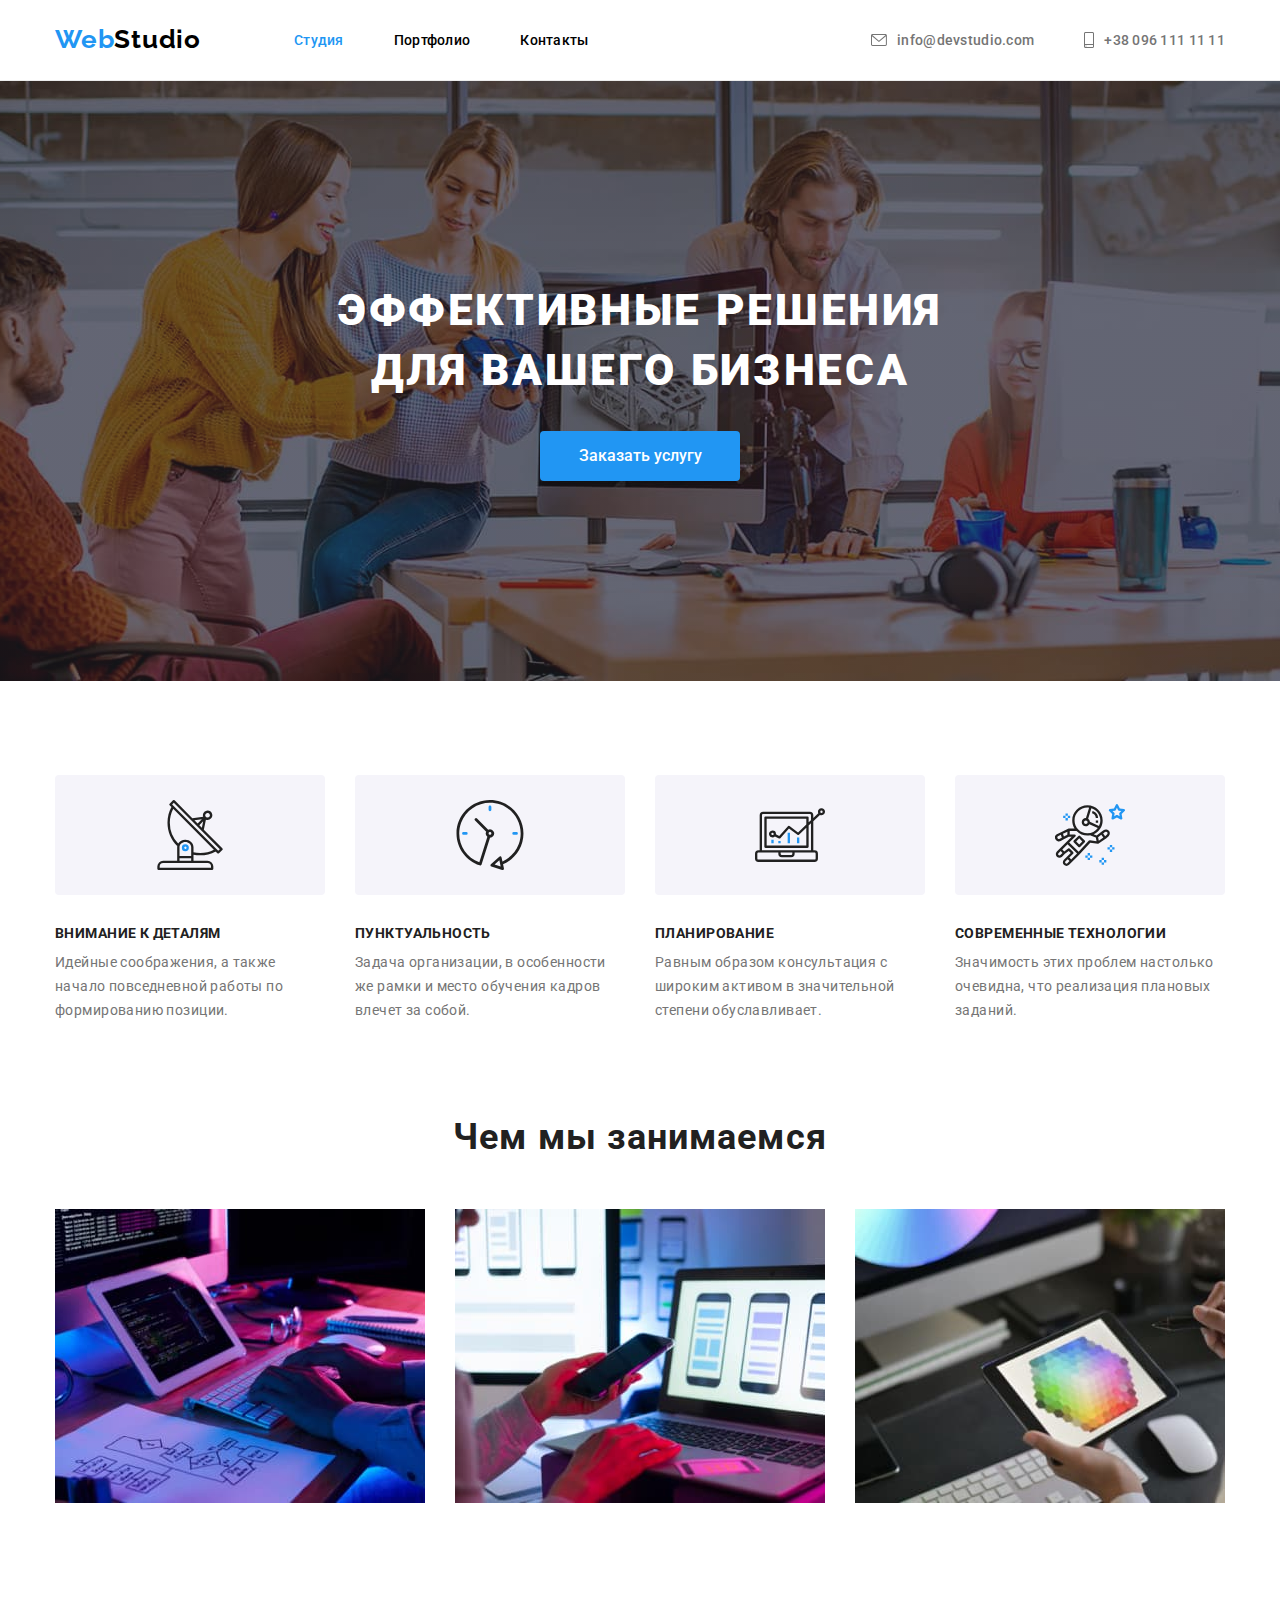
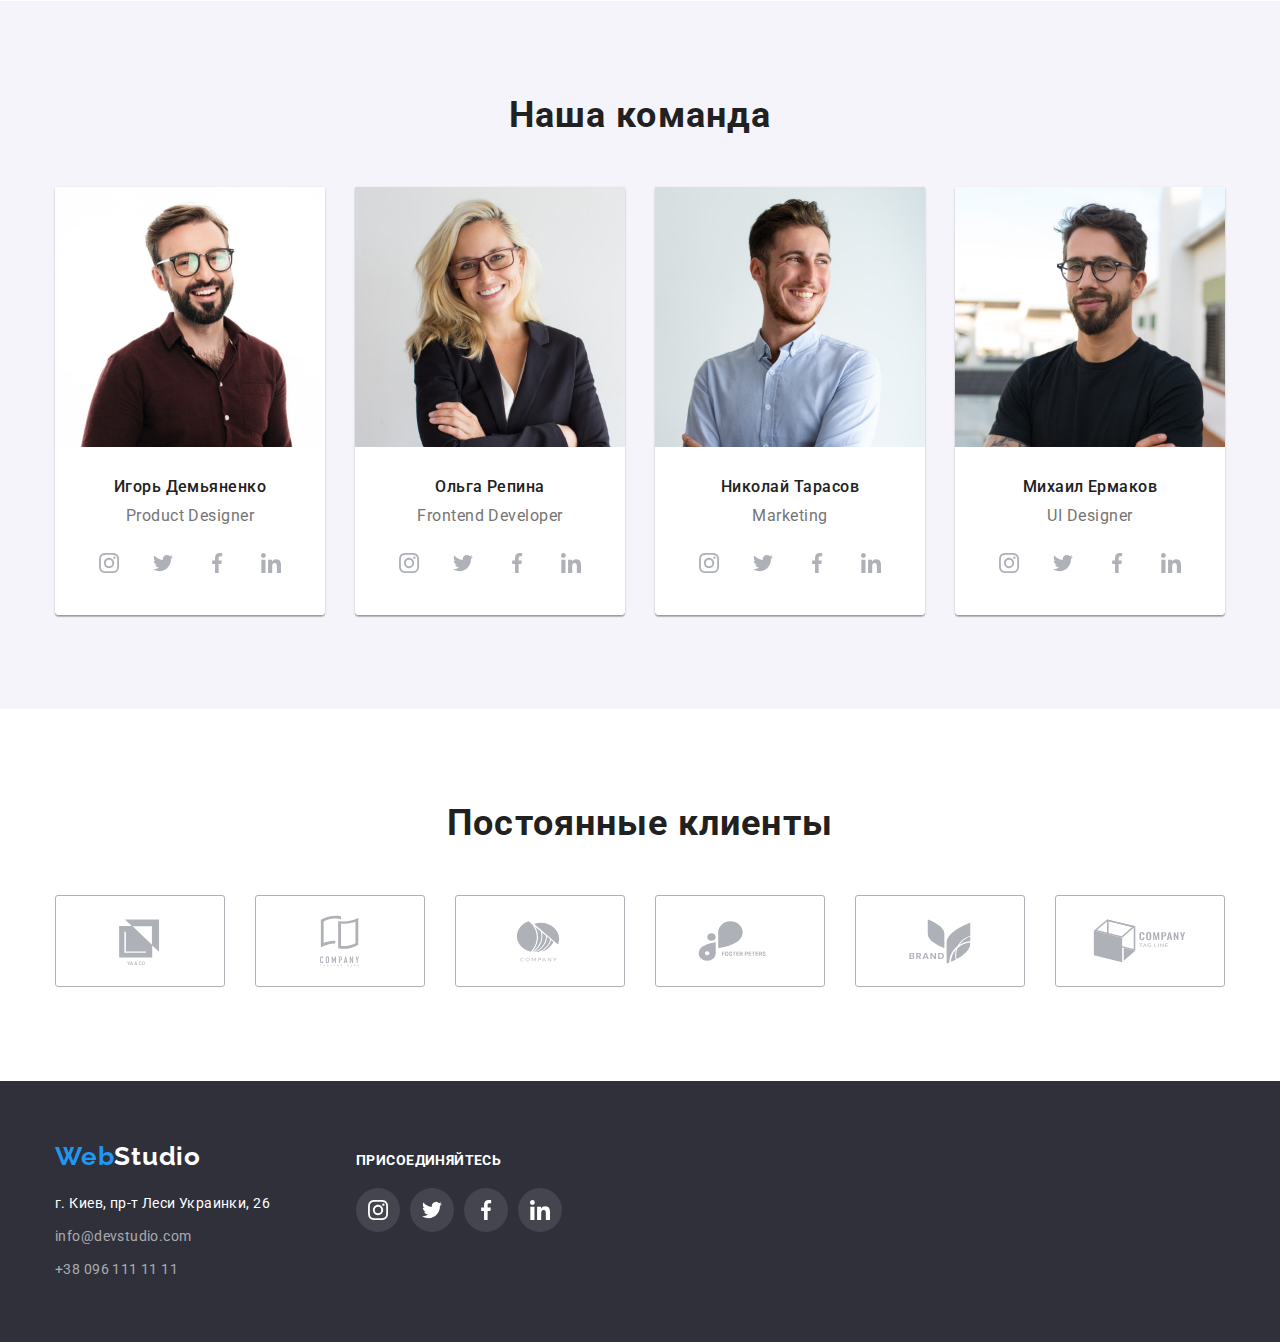
<file: index.html>
<!DOCTYPE html>
<html lang="ru">
<head>
    <meta charset="UTF-8">
    <meta http-equiv="X-UA-Compatible" content="IE=edge">
    <meta name="viewport" content="width=device-width, initial-scale=1.0">
    <title>Document</title>
    <link
        href="https://fonts.googleapis.com/css2?family=Raleway:wght@700&family=Roboto:wght@400;500;700;900&display=swap"
        rel="stylesheet"
    >
    <link rel="stylesheet" href="https://cdnjs.cloudflare.com/ajax/libs/modern-normalize/1.0.0/modern-normalize.min.css">
    <link rel="stylesheet" href="./css/styles.css" />
</head>
<body class="body">
        <!-- HEADER -->
  <header class="header-section">
    <nav class="container main-nav">
        <a href="#" class="logo-header"><span class="logo-first-part">Web</span>Studio</a>

        <ul class="site-nav list">
            <li class="item"><a href="./index.html" class="link current">Студия</a></li>
            <li class="item"><a href="./portfolio.html" class="link">Портфолио</a></li>
            <li class="item"><a href="" class="link">Контакты</a></li>
        </ul>
    
    <ul class="contacts-nav list">
        <li class="item"><a href="mailto:info@devstudio.com" class="link">
            <svg class="contact-icon" width="16px" height="12px">
                <use href="./images/svg/symbol-defs.svg#icon-envelope"></use>
            </svg> info@devstudio.com
        </a>
        </li>
        <li class="item"><a href="tel:+380961111111" class="link">
            <svg class="contact-icon" width="10px" height="16px">
                <use href="./images/svg/symbol-defs.svg#icon-smartphone"></use>
            </svg> +38 096 111 11 11
        </a>
        </li>
    </ul>
    </nav>
</header>
<main>

    <!--Герой-->
    <section class="hero-section overlay">
        <div class="container hero-container">
            <h1 class="hero-title">Эффективные решения<br>для вашего бизнеса</h1>
            <button type="button" class="button">Заказать услугу</button>
        </div>
        </section>

    <!--ПРЕИМУЩЕСТВА-->
    <section class="section">
        <div class="container">
            <h2 class="title-none">Секция описания</h2>
        <ul class="features-list">
            <li>
                <div class="features-icon">
            <svg width="70px" height="70px">
                <use href="./images/svg/symbol-defs.svg#icon-antenna"></use>
            </svg>
                </div>
                <h2 class="features-section-title">Внимание к деталям</h2>
                <p>Идейные соображения, а также начало повседневной работы по формированию позиции.
                </p>
            </li>
            <li>
                <div class="features-icon">
                    <svg width="70px" height="70px">
                        <use href="./images/svg/symbol-defs.svg#icon-clock"></use>
                    </svg>
                </div>
                <h2 class="features-section-title">Пунктуальность</h2>
                <p>Задача организации, в особенности же рамки и место обучения кадров влечет за
                    собой.</p>
            </li>
            <li>
                <div class="features-icon">
                    <svg width="70px" height="70px">
                        <use href="./images/svg/symbol-defs.svg#icon-diagram"></use>
                    </svg>
                </div>
                <h2 class="features-section-title">Планирование</h2>
                <p>Равным образом консультация с широким активом в значительной степени
                    обуславливает.</p>
            </li>
            <li>
                <div class="features-icon">
                    <svg width="70px" height="70px">
                        <use href="./images/svg/symbol-defs.svg#icon-astronaut"></use>
                    </svg>
                </div>
                <h2 class="features-section-title">Современные технологии</h2>
                <p>Значимость этих проблем настолько очевидна, что реализация плановых заданий.</p>
            </li>
        </ul>
        </div>

    </section>

    <!--Чем мы занимаемся-->
    <section class="section">
<div class="container">
        <h2 class="section-work">Чем мы занимаемся</h2>
        <uL class="work-list">
            <li><img src="./images/box1.jpg" alt="рабочий стол1" width="370"></li>
            <li><img src="./images/box2.jpg" alt="рабочий стол2" width="370"></li>
            <li><img src="./images/box3.jpg" alt="рабочий стол3" width="370"></li>
        </uL>
        </div>

    </section>

    <!--Наша команда-->
    <section class="section section-color">
        <div class="container">

        <h2 class="section-team">Наша команда</h2>
        <ul class="team-list">
            <li class="team-item">
                <img src="./images/productdesigner.jpg" alt="product designer" width="270">
            <div class="team">
                <h3 class="team-member">Игорь Демьяненко</h3>
                <p class="member-work">Product Designer</p>
                <ul class="icons-list">
                    <li>
                        <a href="" class="icon-link">
                            <svg class="icon">
                                <use href="./images/svg/symbol-defs.svg#icon-instagram"></use>
                            </svg>
                        </a>
                    </li>
                    <li>
                        <a href="" class="icon-link">
                            <svg class="icon">
                                <use href="./images/svg/symbol-defs.svg#icon-twitter"></use>
                            </svg>
                        </a>
                    </li>
                    <li>
                        <a href="" class="icon-link">
                            <svg class="icon">
                                <use href="./images/svg/symbol-defs.svg#icon-facebook"></use>
                            </svg>
                        </a>
                    </li>
                    <li>
                        <a href="" class="icon-link">
                            <svg class="icon">
                                <use href="./images/svg/symbol-defs.svg#icon-linkedin"></use>
                            </svg>
                        </a>
                    </li>                
                </ul>
            </div>
            </li>
            <li class="team-item">
                <img src="./images/frontend.jpg" alt="fronten developer" width="270">
                <div class="team">
                    <h3 class="team-member">Ольга Репина</h3>
                    <p class="member-work">Frontend Developer</p>
                <ul class="icons-list">
                    <li>
                        <a href="" class="icon-link">
                            <svg class="icon">
                                <use href="./images/svg/symbol-defs.svg#icon-instagram"></use>
                            </svg>
                        </a>
                    </li>
                    <li>
                        <a href="" class="icon-link">
                            <svg class="icon">
                                <use href="./images/svg/symbol-defs.svg#icon-twitter"></use>
                            </svg>
                        </a>
                    </li>
                    <li>
                        <a href="" class="icon-link">
                            <svg class="icon">
                                <use href="./images/svg/symbol-defs.svg#icon-facebook"></use>
                            </svg>
                        </a>
                    </li>
                    <li>
                        <a href="" class="icon-link">
                            <svg class="icon">
                                <use href="./images/svg/symbol-defs.svg#icon-linkedin"></use>
                            </svg>
                        </a>
                    </li>
                </ul>
                </div>
            </li>
            <li  class="team-item">
                <img src="./images/marketing.jpg" alt="marketing" width="270">
                <div class="team">
                    <h3 class="team-member">Николай Тарасов</h3>
                    <p class="member-work">Marketing</p>
                <ul class="icons-list">
                    <li>
                        <a href="" class="icon-link">
                            <svg class="icon">
                                <use href="./images/svg/symbol-defs.svg#icon-instagram"></use>
                            </svg>
                        </a>
                    </li>
                    <li>
                        <a href="" class="icon-link">
                            <svg class="icon">
                                <use href="./images/svg/symbol-defs.svg#icon-twitter"></use>
                            </svg>
                        </a>
                    </li>
                    <li>
                        <a href="" class="icon-link">
                            <svg class="icon">
                                <use href="./images/svg/symbol-defs.svg#icon-facebook"></use>
                            </svg>
                        </a>
                    </li>
                    <li>
                        <a href="" class="icon-link">
                            <svg class="icon">
                                <use href="./images/svg/symbol-defs.svg#icon-linkedin"></use>
                            </svg>
                        </a>
                    </li>
                </ul>
                </div>
            </li>
            <li class="team-item">
                <img src="./images/ui.jpg" alt="ui designer" width="270">
                <div class="team">
                    <h3 class="team-member">Михаил Ермаков</h3>
                    <p class="member-work">UI Designer</p>
                <ul class="icons-list">
                    <li>
                        <a href="" class="icon-link">
                            <svg class="icon">
                                <use href="./images/svg/symbol-defs.svg#icon-instagram"></use>
                            </svg>
                        </a>
                    </li>
                    <li>
                        <a href="" class="icon-link">
                            <svg class="icon">
                                <use href="./images/svg/symbol-defs.svg#icon-twitter"></use>
                            </svg>
                        </a>
                    </li>
                    <li>
                        <a href="" class="icon-link">
                            <svg class="icon">
                                <use href="./images/svg/symbol-defs.svg#icon-facebook"></use>
                            </svg>
                        </a>
                    </li>
                    <li>
                        <a href="" class="icon-link">
                            <svg class="icon">
                                <use href="./images/svg/symbol-defs.svg#icon-linkedin"></use>
                            </svg>
                        </a>
                    </li>
                </ul>
                </div>
            </li>
        </ul>
    </div>
    </section>

<!-- CLIENTS SECTION -->

    <section class="section our-clients">
        <div class="container">
            <h2 class="section-clients">Постоянные клиенты</h2>
            <ul class="client-icons">
                <li class="client-item">
                    <a class="client-link" href="">
                        <svg width="106px" height="60px" class="client-icon">
                            <use href="./images/svg/symbol-defs.svg#icon-logo1"></use>
                        </svg>
                    </a>
                </li>
                <li class="client-item">
                    <a class="client-link" href="">
                        <svg width="106px" height="60px" class="client-icon">
                            <use href="./images/svg/symbol-defs.svg#icon-logo2"></use>
                        </svg>
                    </a>
                </li>
                <li class="client-item">
                    <a class="client-link" href="">
                        <svg width="106px" height="60px" class="client-icon">
                            <use href="./images/svg/symbol-defs.svg#icon-logo3"></use>
                        </svg>
                    </a>
                </li>
                <li class="client-item">
                    <a class="client-link" href="">
                        <svg width="106px" height="60px" class="client-icon">
                            <use href="./images/svg/symbol-defs.svg#icon-logo4"></use>
                        </svg>
                    </a>
                </li>
                <li class="client-item">
                    <a class="client-link" href="">
                        <svg width="106px" height="60px" class="client-icon">
                            <use href="./images/svg/symbol-defs.svg#icon-logo5"></use>
                        </svg>
                    </a>
                </li>
                <li class="client-item">
                    <a class="client-link" href="">
                        <svg width="106px" height="60px" class="client-icon">
                            <use href="./images/svg/symbol-defs.svg#icon-logo6"></use>
                        </svg>
                    </a>
                </li>
            </ul>
        </div>
    </section>

</main>

<!--Футер-->
<footer class="footer">
<div class="container footer-container">
<div class="footer-adress">
    <a href="#" class="logo-footer"><span class="logo-first-part">Web</span>Studio</a>

    <ul>
        <li class="footer-street"><a href="address:г.Киев,пр-тЛесиУкраинки,26">г. Киев, пр-т Леси Украинки, 26</a></li>
        <li class="footer-contact"><a href="mailto:info@devstudio.com">info@devstudio.com</a></li>
        <li class="footer-contact"><a href="tel:+380961111111">+38 096 111 11 11</a></li>
    </ul>

</div>
<div class="footer-icons">
    <p class="footer-title">присоединяйтесь</p>
    <ul class="footer-list">
        <li class="footer-item">
            <a class="footer-link" href="">
            <svg width="20px" height="20px" class="ft-icon">
                <use href="./images/svg/symbol-defs.svg#icon-instagram"></use>
            </svg>
            </a>
        </li>
        <li class="footer-item">
            <a class="footer-link" href="">
            <svg width="20px" height="20px" class="ft-icon">
                <use href="./images/svg/symbol-defs.svg#icon-twitter"></use>
            </svg>
            </a>
        </li>
        <li class="footer-item">
            <a class="footer-link" href="">
            <svg width="20px" height="20px" class="ft-icon">
                <use href="./images/svg/symbol-defs.svg#icon-facebook"></use>
            </svg>
            </a>
        </li>
        <li class="footer-item">
            <a class="footer-link" href="">
            <svg width="20px" height="20px" class="ft-icon">
                <use href="./images/svg/symbol-defs.svg#icon-linkedin"></use>
            </svg>
            </a>
        </li>
    </ul>
    </div>    
</div>
</footer>
</body>
</html>
</file>
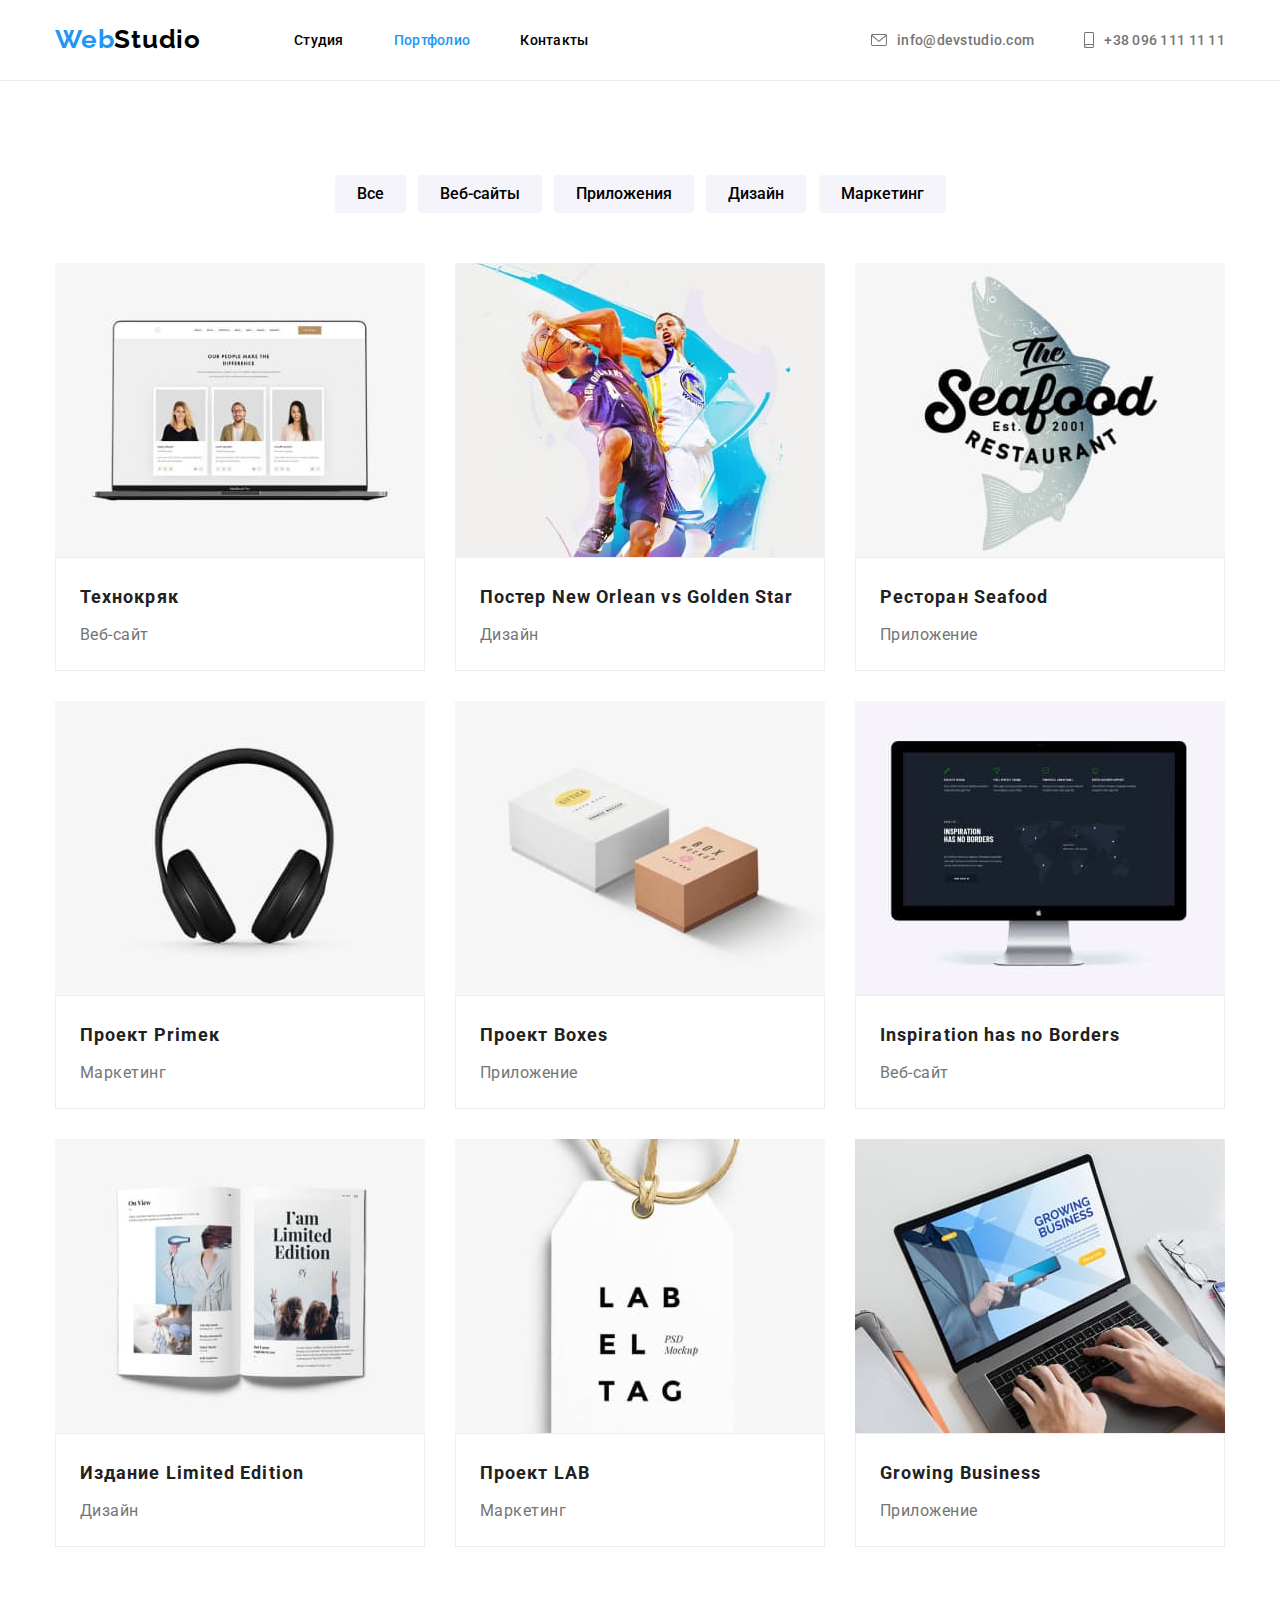
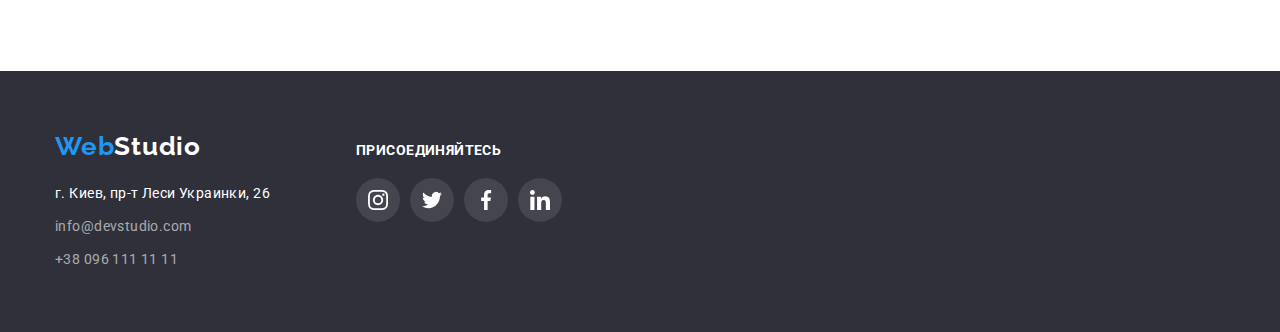
<file: portfolio.html>
<!DOCTYPE html>
<html lang="ru">
<head>
    <meta charset="UTF-8">
    <meta http-equiv="X-UA-Compatible" content="IE=edge">
    <meta name="viewport" content="width=device-width, initial-scale=1.0">
    <title>Document</title>
    <link
        href="https://fonts.googleapis.com/css2?family=Raleway:wght@700&family=Roboto:wght@400;500;700;900&display=swap"
        rel="stylesheet"
    >
    <link rel="stylesheet" href="https://cdnjs.cloudflare.com/ajax/libs/modern-normalize/1.0.0/modern-normalize.min.css">
    <link rel="stylesheet" href="./css/styles.css" />
</head>
<body class="body">

 <header class="header-section">
    <nav class="container main-nav">
        <a href="#" class="logo-header"><span class="logo-first-part">Web</span>Studio</a>

        <ul class="site-nav list">
            <li class="item"><a href="./index.html" class="link">Студия</a></li>
            <li class="item"><a href="./portfolio.html" class="link current">Портфолио</a></li>
            <li class="item"><a href="" class="link">Контакты</a></li>
        </ul>

        <ul class="contacts-nav list">
            <li class="item"><a href="mailto:info@devstudio.com" class="link">
                    <svg class="contact-icon" width="16px" height="12px">
                        <use href="./images/svg/symbol-defs.svg#icon-envelope"></use>
                    </svg> info@devstudio.com
                </a>
            </li>
            <li class="item"><a href="tel:+380961111111" class="link">
                    <svg class="contact-icon" width="10px" height="16px">
                        <use href="./images/svg/symbol-defs.svg#icon-smartphone"></use>
                    </svg> +38 096 111 11 11
                </a>
            </li>
        </ul>
    </nav>
 </header>
            
            <main>
                <!-- НАВИГАЦИЯ -->
        <section class="body-section">
        <div class="container">
            <h2 class="hide">НАВИГАЦИЯ</h2>
            <ul class="button-list">
                <li class="item"><button type="button" class="button">Все</button></li>
                <li class="item"><button type="button" class="button">Веб-сайты</button></li>
                <li class="item"><button type="button" class="button">Приложения</button></li>
                <li class="item"><button type="button" class="button">Дизайн</button></li>
                <li class="item"><button type="button" class="button">Маркетинг</button></li>
            </ul>
            </div>
            </section>
            <!-- ПОРТФОЛИО -->
                <section class="portfolio-section">
                    <div class="container">
        <ul class="portfolio-list">
            <li>
                <a class="portfolio-link" href="">
                <img src="./images/tehno.jpg" alt="web-site" width="370">
                <div class="text-holder">
                    <h2 class="portfolio-title">Технокряк</h2>
                    <p class="portfolio-text">Веб-сайт</p>
                </div>
                </a>
            </li>
            <li>
                <a class="portfolio-link" href="">
                <img src="./images/poster.jpg" alt="poster" width="370">
                <div class="text-holder">
                    <h2 class="portfolio-title">Постер New Orlean vs Golden Star</h2>
                    <p class="portfolio-text">Дизайн</p>
                </div>
                </a>
            </li>
            <li>
                <a class="portfolio-link" href="">
                <img src="./images/restoran.jpg" alt="restoran" width="370">
                <div class="text-holder">
                    <h2 class="portfolio-title">Ресторан Seafood</h2>
                    <p class="portfolio-text">Приложение</p>
                </div>
                </a>
            </li>
            <li>
                <a class="portfolio-link" href="">
                <img src="./images/prime.jpg" alt="project Prime" width="370">
                <div class="text-holder">
                    <h2 class="portfolio-title">Проект Primeк</h2>
                    <p class="portfolio-text">Маркетинг</p>
                </div>
                </a>
            </li>
            <li>
                <a class="portfolio-link" href="">
                <img src="./images/boxes.jpg" alt="project Boxes" width="370">
                <div class="text-holder">
                    <h2 class="portfolio-title">Проект Boxes</h2>
                    <p class="portfolio-text">Приложение</p>
                </div>
                </a>
            </li>
            <li>
                <a class="portfolio-link" href="">
                <img src="./images/inspiration.jpg" alt="Inspiration has no Borders" width="370">
                <div class="text-holder">
                    <h2 class="portfolio-title">Inspiration has no Borders</h2>
                    <p class="portfolio-text">Веб-сайт</p>
                </div>
                </a>
            </li>
            <li>
                <a class="portfolio-link" href="">
                <img src="./images/magazine.jpg" alt="Издание Limited Edition" width="370">
                <div class="text-holder">
                    <h2 class="portfolio-title">Издание Limited Edition</h2>
                    <p class="portfolio-text">Дизайн</p>
                </div>
                </a>
            </li>
            <li>
                <a class="portfolio-link" href="">
                <img src="./images/lab.jpg" alt="Проект LAB" width="370">
                <div class="text-holder">
                    <h2 class="portfolio-title">Проект LAB</h2>
                    <p class="portfolio-text">Маркетинг</p>
                </div>
                </a>
            </li>
            <li>
                <a class="portfolio-link" href="">
                <img src="./images/aplication.jpg" alt="Growing Business" width="370">
                <div class="text-holder">
                    <h2 class="portfolio-title">Growing Business</h2>
                    <p class="portfolio-text">Приложение</p>
                </div>
                </a>
            </li>
        </ul>
        </div>
        </section>
            </main>
            <!-- ФУТЕР -->
 <footer class="footer">
    <div class="container footer-container">
        <div class="footer-adress">
            <a
                href="#"
                class="logo-footer"
            ><span class="logo-first-part">Web</span>Studio</a>

            <ul>
                <li class="footer-street"><a href="address:г.Киев,пр-тЛесиУкраинки,26">г. Киев, пр-т Леси Украинки,
                        26</a></li>
                <li class="footer-contact"><a href="mailto:info@devstudio.com">info@devstudio.com</a></li>
                <li class="footer-contact"><a href="tel:+380961111111">+38 096 111 11 11</a></li>
            </ul>

        </div>
        <div class="footer-icons">
            <p class="footer-title">присоединяйтесь</p>
            <ul class="footer-list">
                <li class="footer-item">
                    <a class="footer-link" href="">
                        <svg width="20px" height="20px" class="ft-icon">
                            <use href="./images/svg/symbol-defs.svg#icon-instagram"></use>
                        </svg>
                    </a>
                </li>
                <li class="footer-item">
                    <a class="footer-link" href="">
                        <svg width="20px" height="20px" class="ft-icon">
                            <use href="./images/svg/symbol-defs.svg#icon-twitter"></use>
                        </svg>
                    </a>
                </li>
                <li class="footer-item">
                    <a class="footer-link" href="">
                        <svg width="20px" height="20px" class="ft-icon">
                            <use href="./images/svg/symbol-defs.svg#icon-facebook"></use>
                        </svg>
                    </a>
                </li>
                <li class="footer-item">
                    <a class="footer-link" href="">
                        <svg width="20px" height="20px" class="ft-icon">
                            <use href="./images/svg/symbol-defs.svg#icon-linkedin"></use>
                        </svg>
                    </a>
                </li>
            </ul>
        </div>
    </div>
</footer>
</body>
</html>
</file>
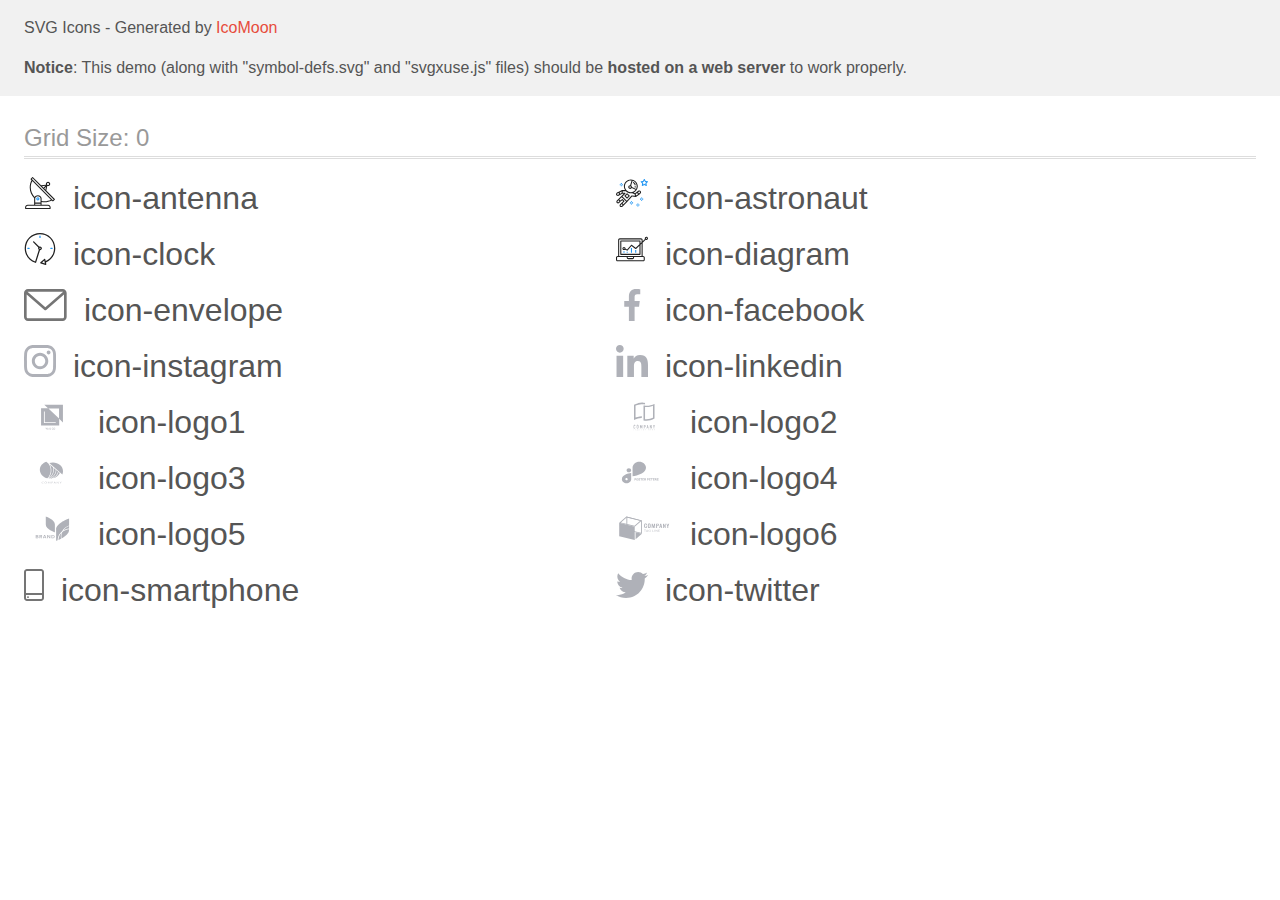
<file: images/svg/icomoon/demo-external-svg.html>
<!doctype html>
<html>
<head>
    <title>IcoMoon - SVG Icons</title>
    <meta charset="utf-8">
    <meta name="viewport" content="width=device-width, initial-scale=1">
    <link rel="stylesheet" href="demo-files/demo.css">
    <link rel="stylesheet" href="style.css">
</head>
<body>
<header class="bgc1 clearfix">
<div class="mhl">
    <p>SVG Icons - Generated by <a href="https://icomoon.io/app">IcoMoon</a></p><p><strong>Notice</strong>: This demo (along with "symbol-defs.svg" and "svgxuse.js" files) should be <b>hosted on a web server</b> to work properly.</p>
</div>
</header>
    <div class="clearfix mhl ptl">
        <h1 class="mvm mtn fgc1">Grid Size: 0</h1>
        <div class="glyph fs1">
            <div class="clearfix pbs">
                <svg class="icon icon-antenna"><use xlink:href="symbol-defs.svg#icon-antenna"></use></svg><span class="name"> icon-antenna</span>
            </div>
        </div>
        <div class="glyph fs1">
            <div class="clearfix pbs">
                <svg class="icon icon-astronaut"><use xlink:href="symbol-defs.svg#icon-astronaut"></use></svg><span class="name"> icon-astronaut</span>
            </div>
        </div>
        <div class="glyph fs1">
            <div class="clearfix pbs">
                <svg class="icon icon-clock"><use xlink:href="symbol-defs.svg#icon-clock"></use></svg><span class="name"> icon-clock</span>
            </div>
        </div>
        <div class="glyph fs1">
            <div class="clearfix pbs">
                <svg class="icon icon-diagram"><use xlink:href="symbol-defs.svg#icon-diagram"></use></svg><span class="name"> icon-diagram</span>
            </div>
        </div>
        <div class="glyph fs1">
            <div class="clearfix pbs">
                <svg class="icon icon-envelope"><use xlink:href="symbol-defs.svg#icon-envelope"></use></svg><span class="name"> icon-envelope</span>
            </div>
        </div>
        <div class="glyph fs1">
            <div class="clearfix pbs">
                <svg class="icon icon-facebook"><use xlink:href="symbol-defs.svg#icon-facebook"></use></svg><span class="name"> icon-facebook</span>
            </div>
        </div>
        <div class="glyph fs1">
            <div class="clearfix pbs">
                <svg class="icon icon-instagram"><use xlink:href="symbol-defs.svg#icon-instagram"></use></svg><span class="name"> icon-instagram</span>
            </div>
        </div>
        <div class="glyph fs1">
            <div class="clearfix pbs">
                <svg class="icon icon-linkedin"><use xlink:href="symbol-defs.svg#icon-linkedin"></use></svg><span class="name"> icon-linkedin</span>
            </div>
        </div>
        <div class="glyph fs1">
            <div class="clearfix pbs">
                <svg class="icon icon-logo1"><use xlink:href="symbol-defs.svg#icon-logo1"></use></svg><span class="name"> icon-logo1</span>
            </div>
        </div>
        <div class="glyph fs1">
            <div class="clearfix pbs">
                <svg class="icon icon-logo2"><use xlink:href="symbol-defs.svg#icon-logo2"></use></svg><span class="name"> icon-logo2</span>
            </div>
        </div>
        <div class="glyph fs1">
            <div class="clearfix pbs">
                <svg class="icon icon-logo3"><use xlink:href="symbol-defs.svg#icon-logo3"></use></svg><span class="name"> icon-logo3</span>
            </div>
        </div>
        <div class="glyph fs1">
            <div class="clearfix pbs">
                <svg class="icon icon-logo4"><use xlink:href="symbol-defs.svg#icon-logo4"></use></svg><span class="name"> icon-logo4</span>
            </div>
        </div>
        <div class="glyph fs1">
            <div class="clearfix pbs">
                <svg class="icon icon-logo5"><use xlink:href="symbol-defs.svg#icon-logo5"></use></svg><span class="name"> icon-logo5</span>
            </div>
        </div>
        <div class="glyph fs1">
            <div class="clearfix pbs">
                <svg class="icon icon-logo6"><use xlink:href="symbol-defs.svg#icon-logo6"></use></svg><span class="name"> icon-logo6</span>
            </div>
        </div>
        <div class="glyph fs1">
            <div class="clearfix pbs">
                <svg class="icon icon-smartphone"><use xlink:href="symbol-defs.svg#icon-smartphone"></use></svg><span class="name"> icon-smartphone</span>
            </div>
        </div>
        <div class="glyph fs1">
            <div class="clearfix pbs">
                <svg class="icon icon-twitter"><use xlink:href="symbol-defs.svg#icon-twitter"></use></svg><span class="name"> icon-twitter</span>
            </div>
        </div>
  </div>
<script defer src="svgxuse.js"></script>
</body>
</html>
</file>
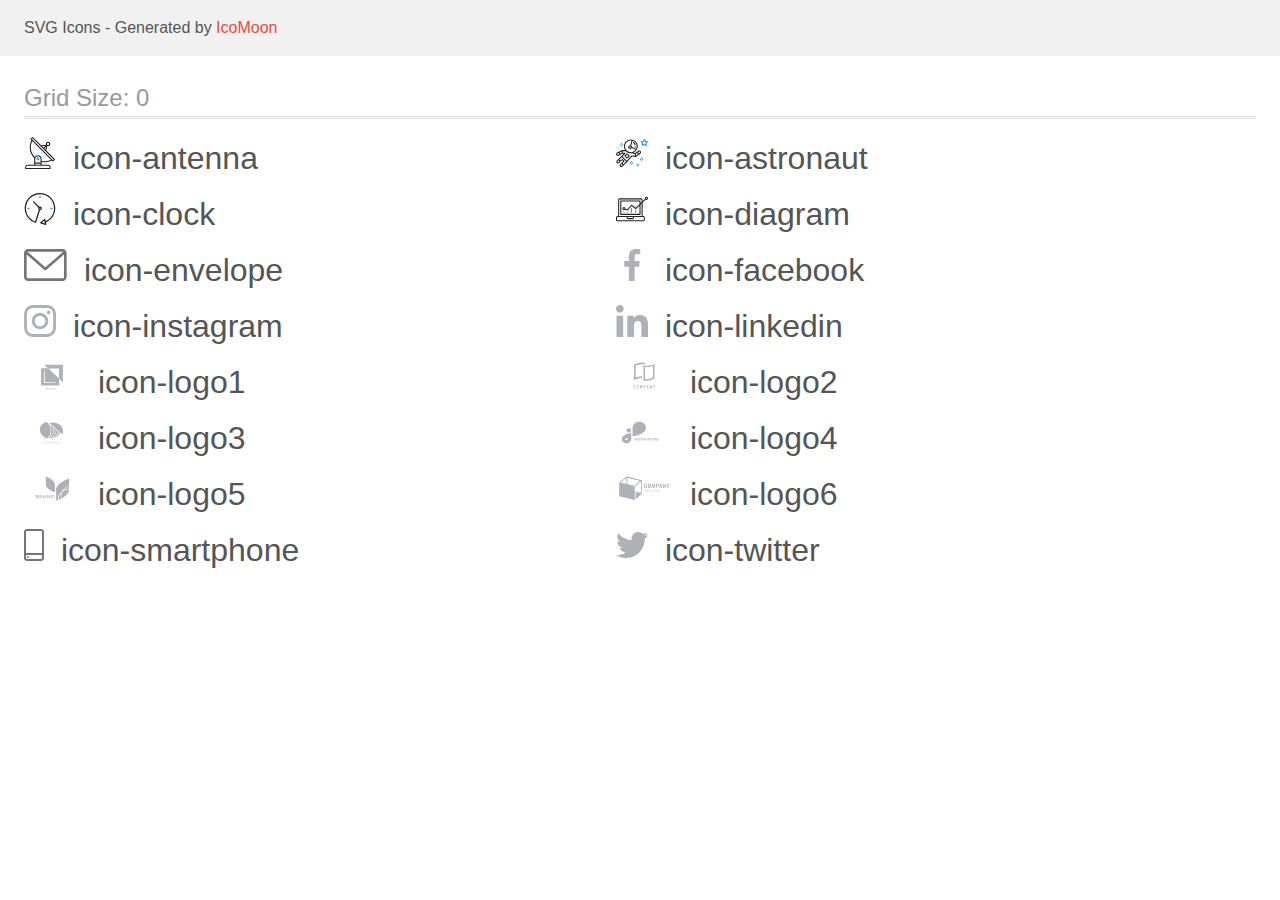
<file: images/svg/icomoon/demo.html>
<!doctype html>
<html>
<head>
    <title>IcoMoon - SVG Icons</title>
    <meta charset="utf-8">
    <meta name="viewport" content="width=device-width, initial-scale=1">
    <link rel="stylesheet" href="demo-files/demo.css">
    <link rel="stylesheet" href="style.css">
</head>
<body>
<svg aria-hidden="true" style="position: absolute; width: 0; height: 0; overflow: hidden;" version="1.1" xmlns="http://www.w3.org/2000/svg" xmlns:xlink="http://www.w3.org/1999/xlink">
<defs>
<symbol id="icon-antenna" viewBox="0 0 32 32">
<path fill="#212121" style="fill: var(--color1, #212121)" d="M30.773 22.098l-8.443-8.505 0.937-4.615c0.242 0.094 0.499 0.144 0.758 0.146h0.006c0.008 0 0.017 0 0.026 0 1.192 0 2.159-0.967 2.159-2.159s-0.967-2.159-2.159-2.159c-1.192 0-2.159 0.967-2.159 2.159 0 0.26 0.046 0.508 0.13 0.739l-0.005-0.015-4.96 0.605-8.091-8.133c-0.096-0.098-0.229-0.159-0.377-0.16h-0c-0.146 0.001-0.277 0.060-0.373 0.155l0-0-1.513 1.504c-0.096 0.097-0.156 0.23-0.156 0.377s0.060 0.28 0.156 0.377v0l0.814 0.826c-1.143 2.062-1.816 4.522-1.816 7.139 0 4.105 1.656 7.824 4.336 10.525l-0.001-0.001c0.041 0.040 0.090 0.073 0.143 0.097l0.003 0.001c-0.034 0.18-0.051 0.364-0.052 0.547v6.187h-6.4c-1.472 0.002-2.665 1.195-2.667 2.667v1.067c0 0.295 0.239 0.533 0.533 0.533h24.533c0.294 0 0.533-0.239 0.533-0.533v0-1.067c-0.002-1.472-1.195-2.665-2.667-2.667h-6.4v-2.742c0.915 0.2 1.968 0.317 3.047 0.32h0.002c2.58-0.003 5.005-0.663 7.117-1.822l-0.077 0.039 0.818 0.823c0.096 0.098 0.229 0.159 0.377 0.16h0c0.146-0.001 0.277-0.060 0.373-0.155l-0 0 1.513-1.504c0.096-0.097 0.156-0.23 0.156-0.377s-0.060-0.28-0.156-0.377v0zM23.28 6.233c0.193-0.192 0.458-0.31 0.752-0.31 0.589 0 1.066 0.477 1.066 1.066s-0.477 1.066-1.066 1.066h-0.003c-0.587-0.003-1.061-0.48-1.061-1.067 0-0.295 0.12-0.563 0.314-0.756l0-0h-0.002zM22.024 9.738l-0.598 2.946-1.175-1.182 1.774-1.763zM21.419 8.836l-1.92 1.909-1.485-1.493 3.405-0.415zM24.004 28.8c0.884 0 1.6 0.716 1.6 1.6v0 0.533h-23.467v-0.533c0-0.884 0.716-1.6 1.6-1.6v0h20.267zM16.537 26.667v1.067h-5.333v-1.067h5.333zM11.204 25.6v-4.053c0-1.294 1.196-2.347 2.667-2.347s2.667 1.053 2.667 2.347v4.053h-5.333zM17.604 23.904v-2.357c0-1.882-1.675-3.413-3.733-3.413-0.017-0-0.038-0-0.058-0-1.353 0-2.54 0.707-3.213 1.771l-0.009 0.016c-2.36-2.482-3.811-5.846-3.811-9.55 0-2.314 0.567-4.496 1.569-6.414l-0.036 0.077 18.602 18.708c-1.823 0.947-3.979 1.502-6.266 1.502-1.079 0-2.129-0.124-3.136-0.358l0.093 0.018zM28.893 23.22l-21.057-21.181 0.755-0.752 7.935 7.98c0.004 0 0.006 0.007 0.010 0.010l13.115 13.191-0.757 0.752z"></path>
<path fill="#2196f3" style="fill: var(--color2, #2196f3)" d="M13.876 20.267h-0.005c-0.001 0-0.001 0-0.002 0-0.884 0-1.6 0.716-1.6 1.6s0.715 1.599 1.598 1.6h0.005c0.001 0 0.001 0 0.002 0 0.884 0 1.6-0.716 1.6-1.6s-0.715-1.599-1.598-1.6h-0zM14.249 22.245c-0.094 0.084-0.218 0.135-0.355 0.135-0.295 0-0.534-0.239-0.534-0.534 0-0.137 0.052-0.263 0.137-0.357l-0 0c0.096-0.095 0.227-0.154 0.373-0.155h0c0.294 0 0.532 0.238 0.532 0.532 0 0.148-0.061 0.282-0.159 0.379l-0 0h0.005z"></path>
</symbol>
<symbol id="icon-astronaut" viewBox="0 0 32 32">
<path fill="#2196f3" style="fill: var(--color2, #2196f3)" d="M31.974 4.524c-0.064-0.191-0.227-0.332-0.427-0.363l-0.003-0-1.91-0.278-0.855-1.731c-0.179-0.365-0.777-0.365-0.956 0l-0.855 1.731-1.91 0.278c-0.259 0.040-0.455 0.262-0.455 0.529 0 0.149 0.061 0.284 0.159 0.381l0 0 1.383 1.348-0.326 1.903c-0.034 0.2 0.048 0.402 0.212 0.522 0.087 0.064 0.195 0.102 0.313 0.102 0.091 0 0.177-0.023 0.252-0.064l-0.003 0.001 1.709-0.899 1.709 0.899c0.071 0.038 0.156 0.060 0.246 0.060 0.296 0 0.536-0.24 0.536-0.536 0-0.031-0.003-0.061-0.008-0.090l0 0.003-0.326-1.903 1.383-1.348c0.099-0.097 0.161-0.233 0.161-0.383 0-0.059-0.009-0.115-0.027-0.168l0.001 0.004zM29.511 5.851c-0.099 0.097-0.161 0.232-0.161 0.382 0 0.032 0.003 0.063 0.008 0.093l-0-0.003 0.191 1.114-1-0.526c-0.072-0.039-0.158-0.062-0.249-0.062s-0.177 0.023-0.252 0.063l0.003-0.001-1.001 0.526 0.191-1.114c0.005-0.027 0.008-0.058 0.008-0.090 0-0.15-0.061-0.285-0.161-0.382l-0-0-0.81-0.789 1.119-0.163c0.177-0.026 0.324-0.137 0.401-0.289l0.001-0.003 0.5-1.013 0.5 1.013c0.078 0.155 0.225 0.265 0.399 0.292l0.003 0 1.119 0.163-0.809 0.789zM26.134 20.522h-1.067v1.067h1.067v-1.067zM26.134 22.656h-1.067v1.067h1.067v-1.067zM27.2 21.589h-1.067v1.067h1.067v-1.067zM25.067 21.589h-1.067v1.067h1.067v-1.067zM22.4 26.389h-1.067v1.067h1.067v-1.067zM22.4 28.522h-1.067v1.067h1.067v-1.067zM23.467 27.456h-1.067v1.067h1.067v-1.067zM21.333 27.456h-1.067v1.067h1.067v-1.067zM16 24.256h-1.067v1.067h1.067v-1.067zM16 26.389h-1.067v1.067h1.067v-1.067zM17.067 25.322h-1.067v1.067h1.067v-1.067zM14.933 25.322h-1.067v1.067h1.067v-1.067zM5.867 6.122h-1.067v1.067h1.067v-1.067zM5.867 8.255h-1.067v1.067h1.067v-1.067z"></path>
<path fill="#2196f3" style="fill: var(--color2, #2196f3)" d="M6.933 7.189h-1.067v1.067h1.067v-1.067zM4.8 7.189h-1.067v1.067h1.067v-1.067z"></path>
<path fill="#212121" style="fill: var(--color1, #212121)" d="M24.715 14.159c-0.28-0.376-0.698-0.636-1.179-0.704l-0.009-0.001c-0.076-0.012-0.164-0.018-0.254-0.018-0.411 0-0.789 0.139-1.090 0.373l0.004-0.003-1.252 0.96-1.898 1.417-1.358-0.541c2.421-1.086 4.114-3.508 4.114-6.32 0-3.823-3.123-6.933-6.961-6.933s-6.961 3.11-6.961 6.933c0 0 0 0.001 0 0.001 0 1.398 0.418 2.698 1.136 3.782l-0.016-0.025-2.769-0.024c-0.009 0-0.015 0.004-0.023 0.005-0.056 0.002-0.109 0.014-0.159 0.032l0.004-0.001-0.038 0.013c-0.006 0.003-0.013 0.003-0.019 0.006l-3.234 1.597-1.893 0.911c-0.024 0.011-0.045 0.023-0.064 0.036l0.001-0.001c-0.482 0.323-0.795 0.866-0.795 1.482 0 0.297 0.073 0.577 0.201 0.823l-0.005-0.010c0.22 0.429 0.595 0.745 1.056 0.889 0.161 0.053 0.346 0.083 0.538 0.083 0.308 0 0.597-0.078 0.85-0.216l-0.009 0.005 1.388-0.738 2.264-1.169 1.357-0.008-6.783 6.75c-0.316 0.315-0.49 0.732-0.49 1.178s0.174 0.863 0.49 1.179c0.325 0.323 0.752 0.485 1.179 0.485s0.854-0.162 1.18-0.485l1.314-1.309 1.741-1.3 0.901 0.897-3.103 3.088c-0.316 0.315-0.49 0.732-0.49 1.178s0.174 0.863 0.49 1.179c0.325 0.323 0.753 0.485 1.18 0.485s0.855-0.162 1.18-0.485l3.483-3.469 1.010-1-0.004-0.004c0.006-0.006 0.015-0.009 0.022-0.015l5.166-5.658 3.471 0.494c0.020 0.003 0.044 0.005 0.068 0.005 0.070 0 0.136-0.014 0.197-0.039l-0.003 0.001c0.018-0.006 0.033-0.015 0.050-0.023 0.019-0.010 0.039-0.015 0.058-0.027l3.213-2.133c0.012-0.008 0.018-0.021 0.029-0.029 0.013-0.010 0.029-0.014 0.041-0.026l1.271-1.191c0.662-0.62 0.753-1.635 0.212-2.362zM2.13 17.77c-0.098 0.054-0.215 0.086-0.34 0.086-0.078 0-0.153-0.012-0.223-0.036l0.005 0.001c-0.294-0.094-0.503-0.365-0.503-0.684 0-0.235 0.113-0.444 0.288-0.574l0.002-0.001 1.314-0.632 0.449 1.312-0.992 0.528zM5.628 15.942l-1.548 0.8-0.439-1.283 2.027-1.001-0.040 1.484zM20.727 9.322c-0.001 0.932-0.222 1.813-0.614 2.592l0.015-0.033-4.181-1.899c-0.044-0.575-0.342-1.073-0.782-1.384l-0.006-0.004 1.464-4.86c2.378 0.756 4.105 2.974 4.105 5.588zM8.938 9.322c0-3.235 2.644-5.867 5.894-5.867 0.253 0 0.5 0.021 0.745 0.052l-1.432 4.754c-0.019-0.001-0.037-0.006-0.057-0.006-1.033 0-1.873 0.837-1.873 1.867s0.84 1.867 1.873 1.867c0.694 0 1.294-0.383 1.618-0.945l3.862 1.755c-1.085 1.456-2.802 2.389-4.737 2.39h-0c-3.25 0-5.894-2.632-5.894-5.867zM14.894 10.122c0 0.441-0.362 0.8-0.806 0.8s-0.806-0.359-0.806-0.8c0-0.441 0.362-0.8 0.806-0.8s0.806 0.359 0.806 0.8zM2.465 25.146c-0.11 0.109-0.261 0.176-0.428 0.176s-0.317-0.067-0.427-0.175l0 0c-0.109-0.107-0.177-0.257-0.177-0.422s0.068-0.315 0.177-0.422l0-0 0.962-0.958 0.851 0.848-0.959 0.955zM5.679 28.88c-0.11 0.109-0.261 0.176-0.428 0.176s-0.317-0.067-0.427-0.175l0 0c-0.109-0.107-0.177-0.257-0.177-0.422s0.068-0.315 0.177-0.422l0-0 0.963-0.959 0.852 0.848-0.96 0.955zM9.16 25.411l-0.002 0.001-1.765 1.76-0.852-0.848 1.765-1.756c0.040-0.040 0.065-0.088 0.090-0.135 0.007-0.014 0.020-0.026 0.026-0.040 0.017-0.041 0.019-0.085 0.026-0.129 0.003-0.025 0.014-0.047 0.014-0.073 0-0.036-0.013-0.070-0.020-0.106-0.006-0.032-0.006-0.065-0.019-0.095-0.025-0.053-0.055-0.098-0.091-0.138l0 0c-0.010-0.012-0.014-0.027-0.025-0.038h-0.001l-0.001-0.002-1.607-1.6c-0.017-0.017-0.039-0.024-0.058-0.038-0.025-0.021-0.054-0.040-0.084-0.057l-0.003-0.001c-0.026-0.013-0.057-0.024-0.089-0.032l-0.004-0.001c-0.030-0.009-0.065-0.017-0.101-0.020l-0.002-0c-0.006-0-0.014-0-0.021-0-0.026 0-0.052 0.002-0.076 0.006l0.003-0c-0.038 0.004-0.074 0.011-0.108 0.021l0.004-0.001c-0.036 0.013-0.067 0.028-0.096 0.046l0.002-0.001c-0.020 0.011-0.042 0.015-0.061 0.029l-1.773 1.324-0.901-0.897 2.399-2.386 4.361 4.289-0.928 0.919zM15.979 18.394c-0.015-0.002-0.030 0.004-0.045 0.003-0.006-0-0.013-0-0.020-0-0.103 0-0.199 0.028-0.282 0.077l0.003-0.001c-0.031 0.018-0.059 0.039-0.083 0.061l0-0c-0.013 0.011-0.028 0.017-0.040 0.029l-4.698 5.146-4.328-4.257 2.833-2.818c0.096-0.097 0.156-0.23 0.156-0.377 0-0.295-0.239-0.534-0.534-0.534-0 0-0.001 0-0.001 0h0v-0.001l-2.219 0.013 0.028-1.607 3.104 0.027c1.263 1.297 3.027 2.101 4.978 2.101 0.001 0 0.002 0 0.004 0h-0c0.437 0 0.864-0.045 1.279-0.123 0.040 0.032 0.079 0.065 0.13 0.085l2.41 0.96 0.331 1.644-3.003-0.427zM20.020 18.572l-0.313-1.558 1.446-1.080 0.947 1.257-2.080 1.381zM23.774 15.741l-0.838 0.785-0.931-1.236 0.831-0.637c0.122-0.093 0.277-0.15 0.445-0.15 0.035 0 0.069 0.002 0.102 0.007l-0.004-0c0.198 0.028 0.367 0.132 0.479 0.282l0.001 0.002c0.088 0.117 0.141 0.265 0.141 0.426 0 0.205-0.087 0.391-0.226 0.521l-0 0z"></path>
<path fill="#212121" style="fill: var(--color1, #212121)" d="M13.602 18.544l-2.143-2.133c-0.097-0.096-0.23-0.155-0.377-0.155s-0.28 0.059-0.377 0.155l0-0-2.142 2.133c-0.096 0.097-0.156 0.231-0.156 0.378s0.059 0.281 0.156 0.378l-0-0 2.142 2.133c0.097 0.096 0.23 0.154 0.377 0.154s0.28-0.059 0.377-0.155l-0 0 2.143-2.133c0.097-0.097 0.156-0.23 0.156-0.378s-0.060-0.281-0.156-0.378v0zM11.083 20.303l-1.387-1.381 1.387-1.381 1.387 1.381-1.387 1.381zM17.164 5.071l-0.258 1.036c0.071 0.018 1.738 0.452 1.738 2.149h1.067c0-2.017-1.666-2.965-2.547-3.185zM19.711 9.322h-1.067v1.067h1.067v-1.067z"></path>
</symbol>
<symbol id="icon-clock" viewBox="0 0 32 32">
<path fill="#212121" style="fill: var(--color1, #212121)" d="M31.297 15.301c-0.002-8.452-6.855-15.303-15.308-15.301s-15.303 6.855-15.301 15.308c0.001 6.788 4.422 12.543 10.541 14.545l0.108 0.031c0.057 0.018 0.123 0.028 0.191 0.028 0.125 0 0.242-0.035 0.341-0.095l-0.003 0.002c0.134-0.080 0.234-0.204 0.282-0.352l0.001-0.005 3.865-12.25c1.051-0.006 1.901-0.86 1.901-1.912 0-1.056-0.856-1.912-1.912-1.912-0.301 0-0.587 0.070-0.84 0.194l0.011-0.005-5.106-5.107c-0.115-0.115-0.275-0.187-0.451-0.187-0.352 0-0.638 0.286-0.638 0.638 0 0.176 0.071 0.336 0.187 0.451v0l5.103 5.109c-0.121 0.241-0.191 0.525-0.191 0.826 0 0.601 0.283 1.137 0.723 1.48l0.004 0.003-3.683 11.673c-7.278-2.681-11.004-10.754-8.323-18.032s10.754-11.004 18.032-8.323 11.004 10.754 8.323 18.032c-1.345 3.581-4.003 6.406-7.374 7.937l-0.088 0.036-0.398-1.874c-0.063-0.291-0.319-0.505-0.624-0.505-0.163 0-0.312 0.061-0.425 0.162l0.001-0.001-3.837 3.426c-0.132 0.117-0.214 0.287-0.214 0.477 0 0.283 0.185 0.523 0.441 0.606l0.005 0.001 4.899 1.563c0.058 0.019 0.125 0.030 0.195 0.030 0.352 0 0.638-0.286 0.638-0.638 0-0.047-0.005-0.093-0.015-0.137l0.001 0.004-0.391-1.839c5.528-2.374 9.329-7.772 9.329-14.057 0-0.011 0-0.023-0-0.034v0.002zM15.992 14.664c0.353 0 0.639 0.286 0.639 0.639s-0.286 0.639-0.639 0.639v0c-0.353 0-0.639-0.286-0.639-0.639s0.286-0.639 0.639-0.639v0zM18.093 29.528l2.184-1.948 0.603 2.84-2.787-0.892z"></path>
<path fill="#2196f3" style="fill: var(--color2, #2196f3)" d="M15.354 3.185v1.275c0 0.352 0.286 0.638 0.638 0.638s0.638-0.286 0.638-0.638v-1.275c0-0.352-0.286-0.638-0.638-0.638s-0.638 0.286-0.638 0.638v0zM3.876 14.664c-0.352 0-0.638 0.286-0.638 0.638s0.286 0.638 0.638 0.638h1.275c0.352 0 0.638-0.286 0.638-0.638s-0.286-0.638-0.638-0.638h-1.275zM28.108 15.939c0.352 0 0.638-0.286 0.638-0.638s-0.286-0.638-0.638-0.638h-1.275c-0.352 0-0.638 0.286-0.638 0.638s0.286 0.638 0.638 0.638h1.275z"></path>
</symbol>
<symbol id="icon-diagram" viewBox="0 0 32 32">
<path fill="#2196f3" style="fill: var(--color2, #2196f3)" d="M14.926 14.965h1.066v4.798h-1.066v-4.797zM19.19 17.097h1.066v2.665h-1.066v-2.665zM10.661 18.696h1.066v1.066h-1.066v-1.066zM7.463 18.163h1.066v1.599h-1.066v-1.599z"></path>
<path fill="#212121" style="fill: var(--color1, #212121)" d="M1.599 28.291h25.587c0.883-0.001 1.598-0.716 1.599-1.599v-2.132c-0.001-0.883-0.716-1.598-1.599-1.599h-0.533v-13.293l3.028-2.868c0.208 0.105 0.452 0.166 0.712 0.166 0.888 0 1.608-0.72 1.608-1.608s-0.72-1.608-1.608-1.608c-0.888 0-1.608 0.72-1.608 1.608 0 0.246 0.055 0.48 0.155 0.689l-0.004-0.010-2.281 2.163v-1.23c-0.001-0.883-0.716-1.598-1.599-1.599h-21.322c-0.883 0.001-1.598 0.716-1.599 1.599v15.992h-0.533c-0.883 0.001-1.598 0.716-1.599 1.599v2.132c0.001 0.883 0.716 1.598 1.599 1.599h0zM30.384 4.837c0.295 0 0.534 0.239 0.534 0.534s-0.239 0.534-0.534 0.534v0c-0.295 0-0.534-0.239-0.534-0.534s0.239-0.534 0.534-0.534v0zM3.198 6.969c0-0.294 0.239-0.533 0.533-0.533h21.322c0.294 0 0.533 0.239 0.533 0.533v2.239l-1.066 1.013v-2.186c0-0.294-0.239-0.533-0.533-0.533v0h-19.19c-0.294 0-0.533 0.239-0.533 0.533v0 13.326c0 0.294 0.239 0.533 0.533 0.533h19.19c0.294 0 0.533-0.239 0.533-0.533v0-9.674l1.066-1.010v12.284h-22.388v-15.992zM7.996 13.899c-0 0-0.001 0-0.002 0-0.883 0-1.598 0.715-1.598 1.598s0.715 1.598 1.598 1.598c0.431 0 0.822-0.17 1.109-0.447l-0.001 0 1.853 0.93c0.069 0.035 0.151 0.056 0.238 0.056 0.158 0 0.3-0.069 0.398-0.179l0-0.001 3.939-4.431 3.872 2.901c0.088 0.067 0.199 0.107 0.32 0.107 0.142 0 0.271-0.055 0.366-0.146l-0 0 3.365-3.188v8.131h-18.124v-12.26h18.124v2.66l-3.771 3.572-3.904-2.927c-0.088-0.067-0.199-0.107-0.32-0.107-0.158 0-0.3 0.069-0.398 0.178l-0 0.001-3.993 4.493-1.493-0.746c0.011-0.064 0.018-0.129 0.020-0.193-0.001-0.883-0.716-1.598-1.599-1.599h-0zM8.529 15.498c0 0.295-0.239 0.533-0.534 0.533s-0.534-0.239-0.534-0.534v0c0-0.295 0.239-0.534 0.534-0.534s0.534 0.239 0.534 0.534v0zM11.727 24.027h5.331v0.533c0 0.294-0.239 0.533-0.533 0.533v0h-4.264c-0.294 0-0.533-0.239-0.533-0.533v0-0.533zM1.066 24.56c0-0.294 0.239-0.533 0.533-0.533h9.062v0.533c0.001 0.883 0.716 1.598 1.599 1.599h4.264c0.883-0.001 1.598-0.716 1.599-1.599v-0.533h9.062c0.294 0 0.533 0.239 0.533 0.533v2.132c0 0.294-0.239 0.533-0.533 0.533v0h-25.587c-0.294 0-0.533-0.239-0.533-0.533v0-2.132z"></path>
</symbol>
<symbol id="icon-envelope" viewBox="0 0 43 32">
<path fill="#757575" style="fill: var(--color3, #757575)" d="M38.667 0h-34.667c-2.206 0-4 1.794-4 4v24c0 2.206 1.794 4 4 4h34.667c2.206 0 4-1.794 4-4v-24c0-2.206-1.794-4-4-4zM38.667 2.667c0.181 0 0.353 0.038 0.511 0.103l-17.844 15.466-17.844-15.466c0.151-0.065 0.327-0.103 0.511-0.103h34.667zM38.667 29.333h-34.667c-0.736-0.001-1.332-0.597-1.333-1.333v-22.413l17.793 15.421c0.233 0.202 0.539 0.326 0.874 0.326s0.641-0.123 0.876-0.327l-0.002 0.001 17.793-15.421v22.413c0 0.736-0.598 1.333-1.333 1.333z"></path>
</symbol>
<symbol id="icon-facebook" viewBox="0 0 32 32">
<path fill="#afb1b8" style="fill: var(--color4, #afb1b8)" d="M21.329 5.313h2.921v-5.088c-0.504-0.069-2.237-0.225-4.256-0.225-4.212 0-7.097 2.649-7.097 7.519v4.481h-4.648v5.688h4.648v14.312h5.699v-14.311h4.46l0.708-5.688h-5.169v-3.919c0.001-1.644 0.444-2.769 2.735-2.769z"></path>
</symbol>
<symbol id="icon-instagram" viewBox="0 0 32 32">
<path fill="#afb1b8" style="fill: var(--color4, #afb1b8)" d="M31.969 9.408c-0.075-1.7-0.35-2.869-0.744-3.882-0.424-1.111-1.054-2.058-1.85-2.837l-0.001-0.001c-0.779-0.792-1.724-1.419-2.778-1.826l-0.054-0.018c-1.019-0.394-2.182-0.669-3.882-0.744-1.713-0.081-2.257-0.1-6.601-0.1s-4.888 0.019-6.595 0.094c-1.7 0.075-2.869 0.35-3.882 0.744-1.111 0.424-2.058 1.053-2.837 1.849l-0.001 0.001c-0.792 0.78-1.419 1.724-1.826 2.778l-0.018 0.054c-0.394 1.019-0.669 2.182-0.744 3.882-0.081 1.713-0.1 2.257-0.1 6.601s0.019 4.888 0.094 6.595c0.075 1.7 0.35 2.869 0.744 3.882 0.427 1.11 1.056 2.057 1.849 2.837l0.001 0.001c0.78 0.792 1.724 1.419 2.778 1.826l0.054 0.018c1.019 0.394 2.182 0.669 3.882 0.744 1.706 0.075 2.25 0.094 6.595 0.094s4.888-0.019 6.595-0.094c1.7-0.075 2.869-0.35 3.882-0.744 2.157-0.85 3.832-2.525 4.663-4.627l0.019-0.055c0.394-1.019 0.669-2.182 0.744-3.882 0.075-1.707 0.094-2.251 0.094-6.595s-0.006-4.888-0.081-6.595zM29.087 22.473c-0.069 1.563-0.331 2.407-0.55 2.969-0.551 1.4-1.638 2.487-3.002 3.025l-0.036 0.013c-0.563 0.219-1.413 0.481-2.969 0.55-1.688 0.075-2.194 0.094-6.464 0.094s-4.782-0.019-6.464-0.094c-1.563-0.069-2.407-0.331-2.969-0.55-0.721-0.269-1.335-0.676-1.837-1.193l-0.001-0.001c-0.517-0.504-0.923-1.118-1.183-1.804l-0.011-0.034c-0.219-0.563-0.481-1.413-0.55-2.969-0.075-1.688-0.094-2.194-0.094-6.464s0.019-4.782 0.094-6.464c0.069-1.563 0.331-2.407 0.55-2.969 0.269-0.722 0.678-1.337 1.198-1.836l0.002-0.002c0.504-0.517 1.118-0.923 1.804-1.183l0.034-0.011c0.563-0.219 1.413-0.481 2.969-0.55 1.688-0.075 2.194-0.094 6.464-0.094 4.276 0 4.782 0.019 6.464 0.094 1.563 0.069 2.407 0.331 2.969 0.55 0.721 0.269 1.335 0.676 1.837 1.193l0.001 0.001c0.517 0.504 0.923 1.118 1.183 1.804l0.011 0.034c0.219 0.563 0.481 1.413 0.55 2.969 0.075 1.688 0.094 2.194 0.094 6.464s-0.019 4.77-0.094 6.458z"></path>
<path fill="#afb1b8" style="fill: var(--color4, #afb1b8)" d="M16.059 7.783c-4.538 0-8.22 3.682-8.22 8.22s3.682 8.22 8.22 8.22c4.539 0 8.22-3.682 8.22-8.22s-3.682-8.22-8.22-8.22zM16.059 21.335c-2.901-0.058-5.23-2.423-5.23-5.332s2.329-5.274 5.224-5.332l0.005-0c2.901 0.058 5.23 2.423 5.23 5.332s-2.329 5.274-5.224 5.332l-0.005 0zM26.524 7.458c0 1.060-0.859 1.919-1.919 1.919s-1.919-0.859-1.919-1.919v0c0-1.060 0.859-1.919 1.919-1.919s1.919 0.859 1.919 1.919v0z"></path>
</symbol>
<symbol id="icon-linkedin" viewBox="0 0 32 32">
<path fill="#afb1b8" style="fill: var(--color4, #afb1b8)" d="M31.992 32v-0.001h0.008v-11.736c0-5.741-1.236-10.164-7.948-10.164-3.227 0-5.392 1.771-6.276 3.449h-0.093v-2.913h-6.364v21.364h6.627v-10.579c0-2.785 0.528-5.479 3.977-5.479 3.399 0 3.449 3.179 3.449 5.657v10.401h6.62zM0.528 10.636h6.635v21.364h-6.635v-21.364zM3.843 0c-2.121 0-3.843 1.721-3.843 3.843s1.721 3.879 3.843 3.879c2.121 0 3.843-1.757 3.843-3.879-0.002-2.122-1.721-3.841-3.843-3.843h-0z"></path>
</symbol>
<symbol id="icon-logo1" viewBox="0 0 57 32">
<path fill="#afb1b8" style="fill: var(--color4, #afb1b8)" d="M20.267 3.733l3.738 3.538-6.938-0.004v17.166h18.133v-6.564l3.733 3.534v-17.671h-18.667zM35.036 17.455l-10.597-10.032h10.597v10.032zM31.746 21.923h-11.81v-11.545h0.835v10.764h10.975v0.782zM22.725 26.72l-0.436 0.898-0.436-0.898h-0.366l0.637 1.198v0.698h0.331v-0.698l0.635-1.198h-0.365zM23.273 28.615l0.154-0.441h0.734l0.155 0.441h0.344l-0.717-1.896h-0.296l-0.716 1.896h0.342zM23.794 27.122l0.275 0.786h-0.549l0.275-0.786zM25.531 27.863c-0.045 0.067-0.072 0.149-0.072 0.238 0 0.001 0 0.002 0 0.003v-0c0 0.16 0.056 0.29 0.168 0.389s0.263 0.148 0.451 0.148 0.349-0.051 0.484-0.152l0.107 0.126h0.367l-0.279-0.329c0.103-0.15 0.165-0.335 0.165-0.535 0-0.014-0-0.028-0.001-0.041l0 0.002h-0.275c0 0.003 0 0.007 0 0.011 0 0.123-0.029 0.239-0.081 0.341l0.002-0.004-0.366-0.432 0.129-0.094c0.091-0.066 0.157-0.132 0.197-0.198s0.060-0.14 0.060-0.219c0-0.12-0.044-0.22-0.133-0.301s-0.201-0.122-0.339-0.122c-0.153 0-0.274 0.043-0.365 0.13s-0.135 0.203-0.135 0.352c0 0.061 0.014 0.124 0.043 0.189s0.081 0.144 0.155 0.237c-0.11 0.072-0.204 0.159-0.281 0.259l-0.002 0.003zM26.386 28.282c-0.081 0.066-0.185 0.106-0.299 0.107h-0c-0.095 0-0.17-0.027-0.227-0.082s-0.085-0.126-0.085-0.214c0-0.102 0.052-0.192 0.156-0.271l0.040-0.029 0.414 0.488zM26.046 27.442c-0.089-0.11-0.134-0.202-0.134-0.275 0-0.063 0.018-0.116 0.055-0.158s0.085-0.063 0.147-0.063c0.057 0 0.105 0.018 0.142 0.053s0.056 0.077 0.056 0.126c0 0.002 0 0.004 0 0.006 0 0.071-0.031 0.134-0.081 0.177l-0 0-0.040 0.033-0.145 0.099zM29.132 28.472c0.13-0.119 0.214-0.286 0.224-0.472l0-0.002h-0.328c-0.017 0.135-0.059 0.232-0.124 0.29s-0.162 0.087-0.292 0.087c-0.142 0-0.249-0.054-0.323-0.161s-0.109-0.264-0.109-0.469v-0.168c0.002-0.202 0.041-0.355 0.117-0.46s0.188-0.158 0.331-0.158c0.123 0 0.217 0.030 0.28 0.091s0.104 0.158 0.12 0.294h0.328c-0.021-0.207-0.095-0.368-0.223-0.482s-0.296-0.171-0.505-0.171c-0.008-0-0.017-0-0.027-0-0.291 0-0.542 0.173-0.654 0.422l-0.002 0.005c-0.060 0.133-0.095 0.288-0.095 0.451 0 0.008 0 0.015 0 0.023l-0-0.001v0.177c0.003 0.174 0.035 0.328 0.098 0.46s0.151 0.234 0.266 0.306c0.11 0.067 0.243 0.107 0.386 0.107 0.005 0 0.010-0 0.015-0h-0.001c0.216 0 0.389-0.056 0.52-0.169zM31.068 28.206c0.064-0.141 0.096-0.304 0.096-0.49v-0.105c-0.001-0.185-0.034-0.347-0.099-0.486-0.116-0.257-0.369-0.432-0.664-0.432-0.008 0-0.016 0-0.024 0l0.001-0c-0.004-0-0.008-0-0.013-0-0.147 0-0.285 0.042-0.401 0.115l0.003-0.002c-0.119 0.075-0.211 0.183-0.277 0.324s-0.098 0.305-0.098 0.49v0.107c0.001 0.181 0.034 0.342 0.099 0.48s0.159 0.246 0.279 0.322c0.113 0.070 0.251 0.112 0.398 0.112 0.004 0 0.009-0 0.013-0h-0.001c0.155 0 0.293-0.037 0.411-0.112s0.212-0.183 0.276-0.323zM30.716 27.135c0.080 0.112 0.12 0.273 0.12 0.483v0.099c0 0.214-0.040 0.376-0.119 0.487s-0.19 0.167-0.336 0.167c-0.144 0-0.257-0.057-0.339-0.171s-0.121-0.275-0.121-0.483v-0.109c0.002-0.204 0.043-0.362 0.122-0.473s0.192-0.168 0.335-0.168c0.146 0 0.258 0.056 0.337 0.168z"></path>
</symbol>
<symbol id="icon-logo2" viewBox="0 0 57 32">
<path fill="#afb1b8" style="fill: var(--color4, #afb1b8)" d="M26.727 3.165h-0.073c-0.096-0.006-0.213-0.010-0.331-0.012l-0.005-0h-0.243c-0.212 0-0.428 0.005-0.642 0.016-0.007-0-0.016-0.001-0.024-0.001s-0.017 0-0.026 0.001l0.001-0c-1.944 0.11-3.848 0.596-5.609 1.431l-0.231 0.111v11.809l0.54-0.183c0.347-0.127 0.848-0.279 1.356-0.413l0.144-0.032c1.29-0.345 2.774-0.553 4.304-0.574l0.013-0v1.551c-0.193 0.001-0.38 0.007-0.568 0.016h-0.045c-1.212 0.068-2.348 0.25-3.442 0.537l0.12-0.027c-1.503 0.382-2.82 0.91-4.044 1.586l0.087-0.044v-15.145c1.195-0.71 2.577-1.289 4.041-1.664l0.11-0.024c1.278-0.33 2.593-0.5 3.913-0.504h0.228c0.273 0.007 0.538 0.019 0.788 0.038 0.658 0.046 1.31 0.15 1.95 0.311v1.527c-0.544-0.134-1.19-0.235-1.85-0.283l-0.039-0.002-0.039-0.003c-0.132-0.011-0.263-0.022-0.386-0.022zM29.415 4.726c0.339 0.026 0.689 0.038 1.044 0.038 1.464-0.005 2.881-0.198 4.231-0.554l-0.117 0.026c1.503-0.384 2.819-0.912 4.043-1.587l-0.087 0.044v14.875c-1.196 0.71-2.578 1.289-4.043 1.664l-0.11 0.024c-1.173 0.314-2.52 0.497-3.91 0.503h-0.003c-1 0.008-1.997-0.11-2.968-0.35v-14.971c0.229 0.053 0.465 0.102 0.706 0.142 0.394 0.066 0.81 0.115 1.214 0.145zM36.985 4.841l-0.54 0.182c-0.497 0.167-0.997 0.316-1.5 0.449-1.344 0.36-2.888 0.57-4.48 0.575h-0.003c-0.352 0-0.676-0.010-0.989-0.030l-0.43-0.028v12.148l0.37 0.033c0.343 0.030 0.696 0.045 1.052 0.045 1.257-0.006 2.473-0.172 3.631-0.48l-0.1 0.023c0.95-0.238 1.874-0.57 2.759-0.991l0.231-0.111v-11.813zM19.060 24.113c-0.144-0.15-0.346-0.244-0.57-0.244-0.011 0-0.021 0-0.032 0.001l0.002-0c-0.004-0-0.008-0-0.012-0-0.121 0-0.236 0.024-0.341 0.067l0.006-0.002c-0.205 0.082-0.364 0.243-0.442 0.444l-0.002 0.005c-0.039 0.097-0.062 0.209-0.062 0.327 0 0.003 0 0.006 0 0.008v-0 2.023c-0 0.010-0.001 0.022-0.001 0.034 0 0.138 0.030 0.269 0.083 0.387l-0.002-0.006c0.088 0.204 0.262 0.357 0.475 0.414l0.005 0.001c0.098 0.028 0.2 0.042 0.302 0.042 0.463-0.009 0.836-0.386 0.838-0.851v-0.226h-0.529v0.18c0 0.004 0 0.009 0 0.014 0 0.060-0.011 0.117-0.032 0.169l0.001-0.003c-0.018 0.045-0.044 0.083-0.077 0.114l-0 0c-0.061 0.047-0.138 0.075-0.222 0.077h-0c-0.010 0.001-0.021 0.002-0.033 0.002-0.089 0-0.167-0.043-0.216-0.11l-0.001-0.001c-0.044-0.071-0.070-0.158-0.070-0.25 0-0.007 0-0.015 0-0.022l-0 0.001v-1.887c-0-0.006-0-0.013-0-0.020 0-0.103 0.024-0.2 0.067-0.286l-0.002 0.004c0.027-0.043 0.066-0.077 0.112-0.098s0.097-0.030 0.147-0.024c0.003-0 0.007-0 0.010-0 0.092 0 0.174 0.045 0.225 0.113l0.001 0.001c0.059 0.078 0.090 0.173 0.088 0.271v0.175h0.524v-0.206c0-0.001 0-0.003 0-0.004 0-0.244-0.092-0.467-0.243-0.636l0.001 0.001zM22.202 24.090c-0.16-0.138-0.369-0.221-0.599-0.221s-0.439 0.084-0.6 0.222l0.001-0.001c-0.086 0.077-0.156 0.172-0.203 0.278l-0.002 0.005c-0.049 0.111-0.077 0.241-0.077 0.377 0 0.005 0 0.011 0 0.016v-0.001 1.941c-0 0.008-0 0.016-0 0.025 0 0.134 0.028 0.262 0.080 0.378l-0.002-0.006c0.050 0.107 0.119 0.197 0.204 0.27l0.001 0.001c0.078 0.073 0.171 0.131 0.273 0.169l0.006 0.002c0.095 0.037 0.204 0.059 0.319 0.059 0.231 0 0.441-0.087 0.6-0.23l-0.001 0.001c0.083-0.075 0.15-0.165 0.198-0.266l0.002-0.005c0.049-0.11 0.077-0.238 0.077-0.372 0-0.009-0-0.017-0-0.026l0 0.001v-1.941c0-0.005 0-0.012 0-0.018 0-0.135-0.028-0.264-0.080-0.38l0.002 0.006c-0.049-0.111-0.117-0.205-0.2-0.283l-0-0zM21.955 26.706c0.001 0.008 0.001 0.017 0.001 0.027 0 0.099-0.041 0.189-0.106 0.253l-0 0c-0.067 0.057-0.154 0.091-0.249 0.091s-0.182-0.034-0.25-0.091l0.001 0c-0.066-0.064-0.106-0.153-0.106-0.252 0-0.010 0-0.020 0.001-0.029l-0 0.001v-1.941c-0.001-0.008-0.001-0.017-0.001-0.027 0-0.099 0.041-0.189 0.106-0.253l0-0c0.067-0.057 0.154-0.091 0.249-0.091s0.182 0.034 0.25 0.091l-0.001-0c0.066 0.064 0.106 0.153 0.106 0.252 0 0.010-0 0.020-0.001 0.029l0-0.001v1.941zM26.329 27.573v-3.674h-0.509l-0.668 1.945h-0.009l-0.673-1.945h-0.503v3.674h0.525v-2.235h0.009l0.514 1.58h0.262l0.518-1.58h0.009v2.235h0.525zM29.311 24.157c-0.079-0.089-0.179-0.158-0.292-0.199l-0.005-0.002c-0.108-0.036-0.232-0.057-0.361-0.057-0.007 0-0.013 0-0.020 0h-0.779v3.674h0.523v-1.435h0.27c0.013 0.001 0.028 0.001 0.043 0.001 0.157 0 0.304-0.037 0.435-0.103l-0.006 0.003c0.12-0.067 0.217-0.163 0.285-0.277l0.002-0.004c0.058-0.092 0.1-0.199 0.119-0.315l0.001-0.005c0.021-0.138 0.030-0.278 0.028-0.418 0.001-0.018 0.001-0.039 0.001-0.060 0-0.165-0.019-0.325-0.055-0.479l0.003 0.014c-0.037-0.132-0.104-0.246-0.193-0.338l0 0zM29.041 25.277c-0.002 0.070-0.020 0.135-0.050 0.194l0.001-0.003c-0.030 0.057-0.077 0.101-0.133 0.128l-0.002 0.001c-0.064 0.029-0.14 0.047-0.219 0.047-0.010 0-0.019-0-0.029-0.001l0.001 0h-0.239v-1.249h0.27c0.007-0 0.016-0.001 0.024-0.001 0.077 0 0.15 0.017 0.215 0.048l-0.003-0.001c0.054 0.032 0.096 0.078 0.122 0.134l0.001 0.002c0.027 0.060 0.044 0.13 0.046 0.204v0.245c0 0.085 0.005 0.174 0 0.252h-0.005zM31.791 23.899h-0.429l-0.809 3.674h0.523l0.154-0.789h0.714l0.154 0.789h0.524l-0.83-3.674zM31.308 26.283l0.258-1.332h0.009l0.256 1.332h-0.524zM35.173 26.112h-0.009l-0.791-2.213h-0.503v3.674h0.523v-2.209h0.011l0.8 2.209h0.492v-3.674h-0.523v2.213zM38.372 23.899l-0.421 1.461h-0.011l-0.421-1.461h-0.554l0.719 2.121v1.553h0.524v-1.553l0.719-2.121h-0.554zM17.6 28.61h0.252v0.708h0.171v-0.708h0.251v-0.145h-0.675v0.145zM19.721 28.465l-0.331 0.853h0.182l0.070-0.194h0.34l0.073 0.194h0.186l-0.339-0.853h-0.182zM19.694 28.981l0.116-0.316 0.116 0.316h-0.232zM21.818 29.004h0.197v0.11c-0.055 0.044-0.125 0.071-0.202 0.072h-0c-0.034 0.002-0.069-0.004-0.1-0.019s-0.059-0.036-0.081-0.063c-0.040-0.056-0.064-0.126-0.064-0.202 0-0.007 0-0.014 0.001-0.021l-0 0.001c0-0.19 0.082-0.285 0.246-0.285 0.043-0.004 0.086 0.007 0.121 0.032s0.061 0.062 0.072 0.104l0.169-0.033c-0.036-0.167-0.156-0.251-0.362-0.251-0.004-0-0.008-0-0.012-0-0.11 0-0.211 0.042-0.286 0.11l0-0c-0.076 0.075-0.123 0.179-0.123 0.294 0 0.012 0 0.024 0.001 0.035l-0-0.002c-0 0.006-0 0.013-0 0.020 0 0.114 0.041 0.219 0.11 0.3l-0.001-0.001c0.074 0.078 0.179 0.126 0.295 0.126 0.010 0 0.020-0 0.030-0.001l-0.001 0c0.004 0 0.009 0 0.015 0 0.134 0 0.256-0.052 0.348-0.137l-0 0v-0.336h-0.37v0.144zM23.959 28.465h-0.173v0.853h0.598v-0.145h-0.425v-0.708zM25.769 28.465h-0.173v0.853h0.173v-0.853zM27.539 29.035l-0.349-0.57h-0.167v0.853h0.161v-0.557l0.343 0.557h0.171v-0.853h-0.158v0.57zM29.14 28.943h0.425v-0.145h-0.425v-0.187h0.457v-0.145h-0.63v0.853h0.648v-0.145h-0.475v-0.231zM33.020 28.802h-0.336v-0.336h-0.171v0.853h0.171v-0.373h0.336v0.373h0.171v-0.853h-0.171v0.336zM34.629 28.943h0.426v-0.145h-0.426v-0.187h0.459v-0.145h-0.63v0.853h0.646v-0.145h-0.475v-0.231zM36.812 28.943c0.148-0.023 0.224-0.102 0.224-0.237 0.001-0.007 0.001-0.015 0.001-0.024 0-0.068-0.033-0.128-0.085-0.165l-0.001-0c-0.063-0.032-0.137-0.051-0.216-0.051-0.012 0-0.024 0-0.036 0.001l0.002-0h-0.362v0.853h0.171v-0.357h0.034c0.004-0 0.009-0 0.014-0 0.034 0 0.065 0.007 0.094 0.020l-0.001-0.001c0.025 0.016 0.046 0.037 0.061 0.061l0 0.001 0.186 0.271h0.205l-0.104-0.167c-0.047-0.083-0.111-0.152-0.187-0.204l-0.002-0.001zM36.64 28.825h-0.127v-0.214h0.135c0.011-0.001 0.024-0.002 0.037-0.002 0.049 0 0.096 0.008 0.14 0.022l-0.003-0.001c0.012 0.011 0.022 0.025 0.029 0.040 0.006 0.013 0.009 0.028 0.009 0.044 0 0.019-0.005 0.037-0.013 0.053l0-0.001c-0.008 0.015-0.019 0.027-0.032 0.037l-0 0c-0.042 0.013-0.091 0.021-0.142 0.021-0.011 0-0.023-0-0.034-0.001l0.002 0zM38.458 28.943h0.425v-0.145h-0.425v-0.187h0.459v-0.145h-0.631v0.853h0.648v-0.145h-0.475v-0.231z"></path>
</symbol>
<symbol id="icon-logo3" viewBox="0 0 57 32">
<path fill="#afb1b8" style="fill: var(--color4, #afb1b8)" d="M19.417 26.187c0.008 0 0.017 0.002 0.025 0.005s0.015 0.007 0.020 0.013l0.116 0.111c-0.091 0.090-0.2 0.161-0.321 0.209l-0.006 0.002c-0.131 0.048-0.281 0.076-0.439 0.076-0.009 0-0.018-0-0.027-0l0.001 0c-0.008 0-0.017 0-0.026 0-0.147 0-0.288-0.026-0.418-0.074l0.008 0.003c-0.128-0.046-0.237-0.114-0.33-0.2l0.001 0c-0.090-0.084-0.162-0.187-0.21-0.302l-0.002-0.006c-0.047-0.113-0.074-0.244-0.074-0.382 0-0.005 0-0.010 0-0.015v0.001c-0-0.007-0-0.016-0-0.025 0-0.27 0.118-0.513 0.304-0.679l0.001-0.001c0.098-0.086 0.214-0.154 0.342-0.199l0.007-0.002c0.143-0.048 0.296-0.072 0.449-0.071 0.143-0.003 0.285 0.019 0.417 0.064 0.115 0.043 0.221 0.104 0.313 0.178l-0.097 0.119c-0.007 0.008-0.015 0.015-0.025 0.021l-0 0c-0.010 0.006-0.021 0.009-0.034 0.009-0.002 0-0.004-0-0.006-0l0 0c-0.016-0.001-0.030-0.005-0.042-0.013l0 0-0.052-0.032-0.073-0.040c-0.066-0.033-0.143-0.057-0.224-0.070l-0.005-0.001c-0.051-0.008-0.11-0.013-0.169-0.013-0.001 0-0.003 0-0.004 0h0c-0.003-0-0.006-0-0.010-0-0.112 0-0.22 0.019-0.32 0.055l0.007-0.002c-0.19 0.064-0.34 0.204-0.415 0.383l-0.002 0.004c-0.038 0.090-0.060 0.196-0.060 0.306 0 0.002 0 0.005 0 0.007v-0c-0 0.004-0 0.010-0 0.015 0 0.109 0.022 0.214 0.062 0.309l-0.002-0.005c0.075 0.179 0.219 0.317 0.397 0.381l0.005 0.002c0.086 0.032 0.186 0.050 0.29 0.050 0.003 0 0.007-0 0.010-0h-0.001c0.059 0.001 0.119-0.003 0.177-0.010 0.148-0.014 0.28-0.074 0.385-0.164l-0.001 0.001c0.015-0.012 0.034-0.020 0.055-0.020h0zM22.776 25.629c0 0.003 0 0.007 0 0.011 0 0.138-0.029 0.269-0.081 0.388l0.002-0.006c-0.047 0.114-0.122 0.218-0.219 0.305s-0.214 0.155-0.344 0.2c-0.132 0.045-0.284 0.071-0.442 0.071s-0.31-0.026-0.452-0.073l0.010 0.003c-0.132-0.047-0.246-0.115-0.343-0.202l0.001 0.001c-0.093-0.084-0.167-0.187-0.219-0.302l-0.002-0.006c-0.050-0.116-0.079-0.251-0.079-0.393s0.029-0.277 0.081-0.4l-0.003 0.007c0.054-0.121 0.129-0.224 0.22-0.309l0.001-0.001c0.097-0.084 0.214-0.15 0.342-0.193 0.284-0.096 0.6-0.096 0.884 0 0.129 0.046 0.246 0.114 0.343 0.201 0.184 0.168 0.298 0.408 0.298 0.675 0 0.008-0 0.017-0 0.025l0-0.001zM22.47 25.629c0-0.005 0-0.011 0-0.017 0-0.108-0.020-0.211-0.057-0.305l0.002 0.006c-0.071-0.182-0.216-0.321-0.397-0.384l-0.005-0.001c-0.096-0.033-0.207-0.052-0.322-0.052s-0.226 0.019-0.329 0.054l0.007-0.002c-0.096 0.034-0.178 0.084-0.246 0.149l0-0c-0.068 0.064-0.121 0.143-0.156 0.232l-0.001 0.004c-0.035 0.094-0.056 0.203-0.056 0.316s0.020 0.222 0.058 0.322l-0.002-0.006c0.070 0.182 0.216 0.322 0.398 0.383l0.005 0.001c0.207 0.067 0.435 0.067 0.643 0 0.095-0.034 0.177-0.084 0.246-0.148l-0 0c0.067-0.065 0.12-0.144 0.154-0.232l0.002-0.005c0.035-0.088 0.055-0.189 0.055-0.296 0-0.007-0-0.014-0-0.021l0 0.001zM25.067 25.96l0.030 0.071 0.033-0.071c0.013-0.028 0.026-0.051 0.040-0.073l-0.002 0.003 0.743-1.174c0.015-0.020 0.028-0.033 0.042-0.037 0.015-0.004 0.033-0.006 0.051-0.006 0.004 0 0.007 0 0.011 0l-0-0h0.22v1.909h-0.26v-1.463c-0-0.010-0.001-0.021-0.001-0.033s0-0.023 0.001-0.035l-0 0.002-0.747 1.19c-0.009 0.018-0.025 0.033-0.044 0.043s-0.041 0.016-0.064 0.016h-0.042c-0.023 0-0.045-0.005-0.064-0.016s-0.034-0.026-0.044-0.044l-0.769-1.198v1.533h-0.252v-1.905h0.22c0.003-0 0.007-0 0.010-0 0.018 0 0.035 0.002 0.052 0.007l-0.001-0c0.017 0.008 0.032 0.021 0.041 0.037l0 0 0.759 1.175c0.014 0.020 0.026 0.042 0.037 0.065l0.001 0.003zM27.864 25.865v0.715h-0.291v-1.906h0.649c0.122-0.002 0.244 0.012 0.362 0.042 0.098 0.024 0.183 0.065 0.258 0.12l-0.002-0.001c0.062 0.049 0.111 0.112 0.144 0.184l0.001 0.003c0.031 0.068 0.049 0.148 0.049 0.233 0 0.004-0 0.008-0 0.012v-0.001c0 0.002 0 0.004 0 0.007 0 0.174-0.082 0.329-0.21 0.427l-0.001 0.001c-0.073 0.056-0.159 0.099-0.252 0.125l-0.005 0.001c-0.099 0.028-0.212 0.044-0.329 0.044-0.007 0-0.015-0-0.022-0l-0.351-0.005zM27.864 25.66h0.352c0.003 0 0.007 0 0.010 0 0.076 0 0.15-0.011 0.22-0.030l-0.006 0.001c0.062-0.019 0.117-0.047 0.164-0.083l-0.001 0.001c0.082-0.066 0.134-0.167 0.134-0.279 0-0.002-0-0.005-0-0.007v0c0.003-0.053-0.007-0.106-0.029-0.155s-0.057-0.094-0.102-0.13c-0.097-0.065-0.216-0.104-0.345-0.104-0.016 0-0.033 0.001-0.049 0.002l0.002-0h-0.352v0.786zM31.772 26.583h-0.23c-0.001 0-0.003 0-0.004 0-0.022 0-0.043-0.007-0.061-0.018l0 0c-0.016-0.011-0.029-0.026-0.038-0.043l-0-0.001-0.198-0.461h-0.993l-0.205 0.461c-0.017 0.037-0.054 0.062-0.097 0.062-0.001 0-0.003-0-0.004-0h-0.23l0.872-1.909h0.302l0.884 1.909zM30.333 25.874h0.82l-0.346-0.777c-0.023-0.049-0.045-0.109-0.063-0.17l-0.002-0.009-0.034 0.1c-0.012 0.034-0.023 0.061-0.035 0.087l0.003-0.006-0.343 0.776zM33.029 24.682c0.017 0.008 0.032 0.020 0.044 0.034l1.272 1.439v-1.482h0.26v1.909h-0.145c-0.002 0-0.004 0-0.006 0-0.020 0-0.038-0.004-0.055-0.011l0.001 0c-0.018-0.009-0.034-0.021-0.047-0.035l-0-0-1.271-1.438c0 0.010 0.001 0.021 0.001 0.033s-0 0.023-0.001 0.035l0-0.002v1.419h-0.26v-1.909h0.154c0 0 0.001 0 0.001 0 0.018 0 0.036 0.003 0.052 0.009l-0.001-0zM36.748 25.823v0.758h-0.291v-0.758l-0.804-1.15h0.26c0.001-0 0.003-0 0.005-0 0.022 0 0.042 0.006 0.059 0.016l-0.001-0c0.016 0.012 0.028 0.026 0.039 0.042l0 0.001 0.503 0.742c0.035 0.049 0.064 0.105 0.086 0.164l0.002 0.005 0.038-0.082c0.016-0.034 0.033-0.063 0.051-0.090l-0.002 0.003 0.496-0.747c0.011-0.015 0.023-0.029 0.038-0.040l0-0c0.016-0.012 0.036-0.019 0.058-0.019 0.002 0 0.003 0 0.005 0h0.263l-0.806 1.155zM24.923 21.47c0.127 0.014 0.255 0.025 0.384 0.035 1.962-0.763 3.622-2.011 4.772-3.588s1.74-3.415 1.695-5.282l-2.162-1.879c0.44 1.988 0.234 4.043-0.594 5.935s-2.245 3.547-4.094 4.779z"></path>
<path fill="#afb1b8" style="fill: var(--color4, #afb1b8)" d="M24.151 21.383l0.058 0.010c1.975-1.228 3.482-2.942 4.323-4.921s0.981-4.133 0.4-6.181l-3.080-2.676c1.246 2.2 1.747 4.661 1.446 7.098s-1.393 4.75-3.147 6.67zM34.596 14.841c-0.523 2.052-1.794 3.902-3.624 5.276-0.534 0.404-1.111 0.763-1.722 1.074 1.49-0.38 2.859-1.053 4.003-1.966s2.030-2.042 2.592-3.3l-1.249-1.084z"></path>
<path fill="#afb1b8" style="fill: var(--color4, #afb1b8)" d="M34.106 14.539l-1.778-1.545c-0.034 1.762-0.61 3.483-1.669 4.986s-2.562 2.731-4.352 3.559h0.009c0.399 0 0.798-0.021 1.194-0.062 1.673-0.593 3.151-1.537 4.303-2.748s1.94-2.65 2.295-4.189zM24.409 6.486l-2.122-1.846c-1.897 0.637-3.528 1.756-4.68 3.212s-1.772 3.179-1.778 4.946c0.007 1.952 0.763 3.846 2.149 5.383s3.322 2.628 5.501 3.101c1.946-2.060 3.085-4.605 3.252-7.266s-0.647-5.299-2.323-7.53zM39.008 14.255c-0.008-2.316-1.070-4.535-2.955-6.173s-4.439-2.561-7.105-2.567c-0.007 0-0.014-0-0.022-0-1.281 0-2.512 0.213-3.659 0.606l0.080-0.024 12.99 11.286c0.424-0.919 0.671-1.995 0.672-3.128v-0z"></path>
</symbol>
<symbol id="icon-logo4" viewBox="0 0 57 32">
<path fill="#afb1b8" style="fill: var(--color4, #afb1b8)" d="M12.878 11.255h-0.002c-1.279 0-2.316 0.921-2.316 2.058v0.001c0 1.137 1.037 2.058 2.316 2.058h0.002c1.279 0 2.316-0.921 2.316-2.058v-0.001c0-1.137-1.037-2.058-2.316-2.058zM29.971 10.597c-0.004-1.579-0.711-3.092-1.967-4.208s-2.958-1.745-4.735-1.749c-1.777 0.003-3.48 0.631-4.737 1.748s-1.964 2.63-1.968 4.209v8.706s13.405-1.327 13.406-8.704v-0.001zM5.867 22.16c0.003 1.098 0.496 2.151 1.369 2.928s2.058 1.215 3.294 1.218c1.236-0.003 2.42-0.441 3.294-1.218s1.366-1.829 1.37-2.927v-6.057s-9.327 0.924-9.327 6.056zM10.53 23.245c-0.242 0-0.478-0.064-0.678-0.183s-0.357-0.289-0.45-0.487c-0.092-0.198-0.117-0.417-0.069-0.627s0.163-0.404 0.334-0.556c0.171-0.152 0.388-0.255 0.625-0.297s0.482-0.020 0.706 0.062c0.223 0.082 0.414 0.221 0.548 0.4s0.206 0.388 0.206 0.603c0.001 0.143-0.031 0.284-0.092 0.417s-0.151 0.252-0.264 0.353c-0.114 0.101-0.248 0.182-0.397 0.236s-0.308 0.083-0.468 0.083v-0.004zM19.956 22.647h-0.9v0.93h-0.469v-2.275h1.481v0.38h-1.012v0.588h0.9v0.378zM22.209 22.491c0 0.224-0.040 0.42-0.119 0.589-0.143 0.314-0.454 0.529-0.815 0.529-0.011 0-0.022-0-0.033-0.001l0.002 0c-0.189 0-0.357-0.045-0.505-0.136s-0.262-0.22-0.344-0.387c-0.078-0.165-0.123-0.358-0.123-0.562 0-0.007 0-0.013 0-0.020v0.001-0.112c0-0.224 0.040-0.421 0.12-0.591 0.143-0.315 0.455-0.53 0.817-0.53 0.011 0 0.022 0 0.033 0.001l-0.002-0c0.189 0 0.358 0.046 0.505 0.137 0.15 0.094 0.267 0.228 0.34 0.386l0.002 0.006c0.081 0.17 0.122 0.366 0.122 0.589v0.102zM21.734 22.388c0-0.238-0.043-0.42-0.128-0.544s-0.207-0.186-0.366-0.186c-0.006-0-0.012-0-0.018-0-0.143 0-0.27 0.073-0.345 0.183l-0.001 0.001c-0.085 0.122-0.129 0.301-0.13 0.538v0.111c0 0.232 0.043 0.412 0.128 0.541s0.208 0.192 0.369 0.192c0.005 0 0.012 0 0.018 0 0.143 0 0.27-0.073 0.344-0.183l0.001-0.001c0.084-0.124 0.127-0.304 0.128-0.541v-0.111zM23.73 22.98c0-0.004 0-0.009 0-0.014 0-0.077-0.037-0.146-0.094-0.189l-0.001-0c-0.097-0.063-0.209-0.115-0.329-0.148l-0.008-0.002c-0.15-0.046-0.278-0.099-0.399-0.162l0.014 0.006c-0.258-0.14-0.387-0.328-0.387-0.564 0-0.123 0.034-0.232 0.103-0.328 0.076-0.1 0.177-0.178 0.293-0.225l0.005-0.002c0.13-0.054 0.276-0.081 0.438-0.081 0.163 0 0.307 0.030 0.434 0.089 0.238 0.104 0.401 0.337 0.401 0.608 0 0.002 0 0.004-0 0.006v-0h-0.469c0-0.104-0.033-0.185-0.098-0.242s-0.158-0.087-0.277-0.087c-0.008-0.001-0.018-0.001-0.027-0.001-0.090 0-0.173 0.028-0.241 0.075l0.001-0.001c-0.058 0.041-0.095 0.108-0.095 0.184 0 0.003 0 0.005 0 0.008v-0c0 0.074 0.037 0.136 0.111 0.186s0.185 0.097 0.33 0.141c0.267 0.080 0.461 0.18 0.583 0.298s0.183 0.267 0.183 0.444c0 0.006 0 0.014 0 0.021 0 0.181-0.087 0.341-0.222 0.442l-0.001 0.001c-0.149 0.111-0.349 0.167-0.602 0.167-0.175 0-0.334-0.032-0.478-0.095-0.144-0.065-0.254-0.153-0.33-0.264s-0.113-0.241-0.113-0.388h0.47c0 0.251 0.15 0.377 0.45 0.377 0.008 0 0.017 0.001 0.026 0.001 0.087 0 0.168-0.025 0.237-0.069l-0.002 0.001c0.057-0.041 0.094-0.107 0.094-0.182 0-0.003-0-0.007-0-0.010l0 0zM26.231 21.682h-0.697v1.895h-0.469v-1.895h-0.687v-0.38h1.853v0.38zM27.869 22.591h-0.9v0.609h1.056v0.377h-1.525v-2.275h1.522v0.38h-1.053v0.542h0.9v0.367zM29.142 22.744h-0.373v0.833h-0.469v-2.275h0.845c0.269 0 0.476 0.060 0.622 0.18s0.219 0.289 0.219 0.508c0 0.008 0 0.016 0 0.025 0 0.135-0.038 0.26-0.104 0.367l0.002-0.003c-0.076 0.109-0.179 0.194-0.3 0.245l-0.005 0.002 0.492 0.93v0.022h-0.503l-0.427-0.833zM28.769 22.365h0.378c0.118 0 0.209-0.030 0.273-0.089 0.060-0.058 0.097-0.14 0.097-0.23 0-0.006-0-0.012-0.001-0.018l0 0.001c0-0.006 0-0.012 0-0.019 0-0.091-0.035-0.173-0.093-0.235l0 0c-0.060-0.061-0.154-0.092-0.28-0.092h-0.377v0.683zM31.609 22.775v0.802h-0.469v-2.275h0.887c0.171 0 0.321 0.031 0.45 0.094 0.241 0.115 0.405 0.357 0.405 0.637 0 0.008-0 0.016-0 0.023l0-0.001c0 0.009 0.001 0.019 0.001 0.029 0 0.199-0.089 0.378-0.23 0.498l-0.001 0.001c-0.152 0.128-0.363 0.192-0.633 0.192h-0.411zM31.609 22.396h0.419c0.124 0 0.218-0.029 0.283-0.088 0.066-0.058 0.098-0.142 0.098-0.25 0-0.111-0.033-0.202-0.098-0.27s-0.156-0.104-0.272-0.106h-0.43v0.714zM34.575 22.591h-0.9v0.609h1.056v0.377h-1.525v-2.275h1.522v0.38h-1.053v0.542h0.9v0.367zM36.75 21.682h-0.697v1.895h-0.469v-1.895h-0.688v-0.38h1.853v0.38zM38.387 22.591h-0.9v0.609h1.056v0.377h-1.525v-2.275h1.522v0.38h-1.053v0.542h0.9v0.367zM39.661 22.744h-0.373v0.833h-0.469v-2.275h0.845c0.269 0 0.476 0.060 0.622 0.18s0.219 0.289 0.219 0.508c0 0.008 0 0.016 0 0.025 0 0.135-0.038 0.26-0.104 0.367l0.002-0.003c-0.076 0.109-0.179 0.194-0.3 0.245l-0.005 0.002 0.492 0.93v0.022h-0.503l-0.427-0.833zM39.287 22.365h0.378c0.118 0 0.209-0.030 0.273-0.089 0.060-0.058 0.097-0.14 0.097-0.23 0-0.006-0-0.012-0.001-0.018l0 0.001c0-0.006 0.001-0.012 0.001-0.019 0-0.091-0.035-0.173-0.093-0.235l0 0c-0.060-0.061-0.154-0.092-0.28-0.092h-0.377v0.683zM42.042 22.98c0-0.004 0-0.009 0-0.014 0-0.077-0.037-0.146-0.094-0.189l-0.001-0c-0.097-0.063-0.209-0.115-0.329-0.148l-0.008-0.002c-0.15-0.046-0.278-0.099-0.4-0.162l0.014 0.006c-0.258-0.14-0.388-0.328-0.388-0.564 0-0.123 0.034-0.232 0.103-0.328 0.076-0.1 0.177-0.178 0.293-0.225l0.005-0.002c0.13-0.054 0.276-0.081 0.438-0.081s0.307 0.030 0.434 0.089c0.122 0.054 0.223 0.139 0.293 0.246l0.002 0.002c0.066 0.1 0.106 0.223 0.106 0.355 0 0.004-0 0.008-0 0.012v-0.001h-0.469c0-0.104-0.033-0.185-0.098-0.242s-0.158-0.087-0.277-0.087c-0.008-0.001-0.018-0.001-0.027-0.001-0.090 0-0.173 0.028-0.241 0.075l0.001-0.001c-0.058 0.041-0.095 0.108-0.095 0.184 0 0.003 0 0.005 0 0.008v-0c0 0.074 0.037 0.136 0.111 0.186 0.075 0.050 0.185 0.097 0.33 0.141 0.267 0.080 0.461 0.18 0.583 0.298s0.183 0.267 0.183 0.444c0 0.007 0 0.015 0 0.022 0 0.181-0.087 0.341-0.222 0.441l-0.001 0.001c-0.149 0.111-0.349 0.167-0.602 0.167-0.175 0-0.334-0.032-0.478-0.095-0.135-0.058-0.247-0.148-0.328-0.262l-0.002-0.002c-0.070-0.105-0.112-0.234-0.112-0.373 0-0.005 0-0.010 0-0.015v0.001h0.47c0 0.251 0.15 0.377 0.45 0.377 0.008 0 0.017 0.001 0.026 0.001 0.087 0 0.168-0.025 0.237-0.069l-0.002 0.001c0.057-0.041 0.094-0.107 0.094-0.182 0-0.003-0-0.007-0-0.010l0 0z"></path>
</symbol>
<symbol id="icon-logo5" viewBox="0 0 57 32">
<path fill="#afb1b8" style="fill: var(--color4, #afb1b8)" d="M14.27 23.859c0.13 0.147 0.199 0.332 0.196 0.521 0.007 0.123-0.017 0.247-0.070 0.361s-0.132 0.216-0.233 0.297c-0.252 0.175-0.565 0.26-0.881 0.24h-1.549v-3.302h1.517c0.299-0.018 0.596 0.059 0.84 0.219 0.098 0.075 0.176 0.17 0.227 0.277s0.074 0.224 0.068 0.341c0 0.009 0.001 0.020 0.001 0.031 0 0.182-0.067 0.348-0.177 0.475l0.001-0.001c-0.119 0.13-0.278 0.222-0.457 0.257l-0.005 0.001c0.209 0.034 0.389 0.136 0.522 0.281l0.001 0.001zM12.454 23.36h0.648c0.014 0.001 0.030 0.002 0.047 0.002 0.136 0 0.263-0.042 0.367-0.113l-0.002 0.001c0.049-0.040 0.087-0.090 0.111-0.146s0.034-0.116 0.028-0.176c0.005-0.060-0.005-0.12-0.029-0.175s-0.061-0.106-0.108-0.147c-0.104-0.071-0.233-0.113-0.371-0.113-0.019 0-0.038 0.001-0.056 0.002l0.002-0h-0.638v0.866zM13.578 24.627c0.052-0.041 0.093-0.093 0.12-0.151s0.038-0.121 0.034-0.184c0.004-0.064-0.008-0.127-0.035-0.186s-0.069-0.111-0.121-0.153c-0.111-0.075-0.249-0.12-0.397-0.12-0.015 0-0.030 0-0.045 0.001l0.002-0h-0.68v0.908h0.689c0.012 0.001 0.027 0.001 0.041 0.001 0.146 0 0.283-0.043 0.397-0.117l-0.003 0.002zM17.371 25.278l-0.844-1.291h-0.317v1.291h-0.726v-3.302h1.374c0.346-0.022 0.689 0.078 0.957 0.281 0.192 0.179 0.308 0.415 0.327 0.666s-0.061 0.499-0.224 0.7c-0.17 0.178-0.401 0.296-0.655 0.336l0.898 1.32h-0.789zM16.21 23.538h0.594c0.412 0 0.618-0.167 0.618-0.5 0.001-0.009 0.001-0.020 0.001-0.030 0-0.135-0.058-0.257-0.152-0.34l-0-0c-0.113-0.085-0.256-0.136-0.411-0.136-0.020 0-0.039 0.001-0.059 0.002l0.003-0h-0.601l0.007 1.005zM21.339 24.614h-1.446l-0.255 0.665h-0.761l1.328-3.265h0.823l1.323 3.265h-0.761l-0.25-0.665zM21.145 24.114l-0.529-1.394-0.529 1.394h1.057zM26.305 25.278h-0.721l-1.616-2.245v2.245h-0.719v-3.302h0.719l1.616 2.258v-2.258h0.721v3.302zM30.417 24.488c-0.156 0.254-0.378 0.453-0.643 0.578l-0.009 0.004c-0.28 0.132-0.608 0.209-0.954 0.209-0.021 0-0.042-0-0.063-0.001l0.003 0h-1.283v-3.302h1.283c0.351-0.008 0.698 0.061 1.013 0.203 0.276 0.127 0.503 0.328 0.652 0.576 0.141 0.25 0.225 0.548 0.225 0.866s-0.083 0.616-0.229 0.875l0.005-0.009zM29.593 24.409c0.206-0.219 0.319-0.499 0.319-0.788s-0.113-0.569-0.319-0.788c-0.223-0.177-0.509-0.284-0.82-0.284-0.029 0-0.058 0.001-0.086 0.003l0.004-0h-0.5v2.137h0.5c0.329 0.019 0.654-0.082 0.902-0.281zM21.79 3.609s9.301 3.215 9.103 7.867v7.869s-9.294-3.217-9.1-7.869l-0.004-7.867zM39.179 17.503c1.685-1.069 3.696-1.784 5.855-1.99l0.054-0.004v-2.463c-2.444 0.862-4.517 2.426-5.909 4.457z"></path>
<path fill="#afb1b8" style="fill: var(--color4, #afb1b8)" d="M38.124 18.245c1.438-2.651 3.93-4.696 6.964-5.715v-7.098s-13.245 4.58-12.965 11.205v11.203s0.59-0.205 1.519-0.589c0-0.358 0-0.719 0.042-1.082 0.274-3.076 1.871-5.926 4.44-7.924z"></path>
<path fill="#afb1b8" style="fill: var(--color4, #afb1b8)" d="M36.864 22.407c0.070-0.777 0.225-1.546 0.463-2.294-1.599 1.725-2.568 3.866-2.77 6.122-0.019 0.213-0.030 0.426-0.035 0.645 1.108-0.485 1.945-0.896 2.765-1.335l-0.217 0.106c-0.158-0.687-0.249-1.477-0.249-2.287 0-0.337 0.016-0.67 0.046-0.999l-0.003 0.042zM37.391 22.447c-0.026 0.272-0.041 0.588-0.041 0.908 0 0.718 0.075 1.42 0.216 2.096l-0.012-0.066c3.619-1.983 7.685-5.046 7.528-8.748v-0.323c-2.585 0.265-5.004 1.3-6.885 2.946-0.415 0.932-0.702 2.014-0.804 3.148l-0.003 0.040z"></path>
</symbol>
<symbol id="icon-logo6" viewBox="0 0 57 32">
<path fill="#afb1b8" style="fill: var(--color4, #afb1b8)" d="M28.493 14.618c-0.203-0.263-0.326-0.598-0.326-0.961 0-0.035 0.001-0.070 0.003-0.104l-0 0.005v-1.538c0-0.471 0.107-0.83 0.321-1.075s0.581-0.367 1.102-0.366c0.489 0 0.836 0.104 1.042 0.313 0.224 0.266 0.333 0.592 0.308 0.92v0.361h-0.875v-0.366c0.003-0.12-0.005-0.24-0.025-0.358-0.015-0.086-0.061-0.16-0.124-0.213l-0.001-0.001c-0.079-0.053-0.175-0.084-0.279-0.084-0.013 0-0.026 0.001-0.039 0.002l0.002-0c-0.011-0.001-0.024-0.001-0.038-0.001-0.11 0-0.212 0.033-0.297 0.091l0.002-0.001c-0.072 0.058-0.124 0.139-0.145 0.232l-0 0.003c-0.022 0.103-0.034 0.222-0.034 0.344 0 0.013 0 0.025 0 0.038l-0-0.002v1.866c-0.014 0.18 0.025 0.36 0.112 0.524 0.044 0.055 0.104 0.099 0.175 0.127s0.149 0.038 0.226 0.029c0.011 0.001 0.024 0.001 0.037 0.001 0.102 0 0.197-0.032 0.274-0.086l-0.002 0.001c0.067-0.056 0.114-0.135 0.13-0.225l0-0.002c0.020-0.124 0.030-0.249 0.027-0.374v-0.379h0.875v0.346c0.025 0.342-0.082 0.682-0.303 0.967-0.201 0.228-0.544 0.343-1.047 0.343s-0.884-0.122-1.1-0.375zM32.137 14.633c-0.221-0.239-0.332-0.588-0.332-1.050v-1.617c0-0.457 0.11-0.802 0.332-1.037s0.591-0.351 1.109-0.35c0.515 0 0.882 0.117 1.103 0.35 0.221 0.235 0.333 0.58 0.333 1.037v1.617c0 0.457-0.112 0.807-0.337 1.048s-0.591 0.361-1.1 0.361c-0.509 0-0.886-0.122-1.109-0.36zM33.654 14.245c0.067-0.123 0.107-0.27 0.107-0.426 0-0.019-0.001-0.037-0.002-0.055l0 0.002v-1.98c0.001-0.016 0.002-0.034 0.002-0.053 0-0.152-0.039-0.296-0.107-0.421l0.002 0.005c-0.044-0.057-0.106-0.101-0.179-0.129s-0.152-0.037-0.231-0.027c-0.079-0.009-0.159 0-0.231 0.028s-0.135 0.072-0.18 0.129c-0.067 0.119-0.107 0.262-0.107 0.413 0 0.020 0.001 0.039 0.002 0.058l-0-0.003v1.99c-0.001 0.017-0.002 0.037-0.002 0.057 0 0.155 0.040 0.3 0.109 0.427l-0.002-0.005c0.051 0.050 0.114 0.091 0.185 0.119 0.066 0.026 0.142 0.042 0.222 0.042 0.16 0 0.305-0.061 0.414-0.161l-0 0v-0.009zM35.735 10.626h0.942l0.708 2.984 0.725-2.984h0.917l0.092 4.308h-0.678l-0.072-2.994-0.699 2.994h-0.544l-0.725-3.005-0.067 3.005h-0.685l0.085-4.308zM40.176 10.626h1.468c0.846 0 1.268 0.408 1.268 1.223 0 0.781-0.445 1.171-1.335 1.17h-0.5v1.915h-0.906l0.005-4.308zM41.43 12.467c0.023 0.003 0.050 0.004 0.078 0.004 0.159 0 0.305-0.053 0.422-0.142l-0.002 0.001c0.084-0.113 0.134-0.256 0.134-0.41 0-0.027-0.002-0.053-0.005-0.079l0 0.003c0.001-0.015 0.001-0.032 0.001-0.049 0-0.122-0.016-0.24-0.047-0.352l0.002 0.009c-0.013-0.043-0.036-0.083-0.067-0.118s-0.070-0.065-0.114-0.087c-0.105-0.044-0.228-0.070-0.356-0.070-0.017 0-0.033 0-0.050 0.001l0.002-0h-0.352v1.287h0.352zM44.218 10.626h0.973l0.998 4.308h-0.844l-0.197-0.993h-0.868l-0.203 0.993h-0.857l0.998-4.308zM45.050 13.441l-0.339-1.808-0.339 1.808h0.678zM46.996 10.626h0.634l1.214 2.457v-2.457h0.752v4.308h-0.603l-1.221-2.565v2.565h-0.777l0.002-4.308zM51.357 13.291l-1.009-2.659h0.85l0.616 1.708 0.578-1.708h0.832l-0.997 2.659v1.642h-0.87v-1.642zM29.892 16.817v0.225h-0.739v1.75h-0.31v-1.75h-0.743v-0.225h1.792zM32.209 18.793h-0.239c-0.002 0-0.004 0-0.006 0-0.023 0-0.044-0.007-0.061-0.019l0 0c-0.017-0.011-0.031-0.026-0.040-0.044l-0-0.001-0.214-0.469h-1.026l-0.214 0.469c-0.006 0.021-0.018 0.039-0.033 0.053l-0 0c-0.018 0.012-0.039 0.019-0.063 0.019-0.002 0-0.003-0-0.005-0h-0.239l0.906-1.976h0.315l0.917 1.968zM30.709 18.059h0.855l-0.362-0.804c-0.023-0.051-0.046-0.112-0.064-0.176l-0.003-0.010c-0.003 0.006-0.015 0.041-0.026 0.076l-0.008 0.029-0.033 0.083-0.359 0.802zM33.771 18.599c0.025 0.002 0.055 0.003 0.084 0.003 0.082 0 0.161-0.010 0.238-0.028l-0.007 0.001c0.051-0.010 0.094-0.023 0.137-0.038l-0.007 0.002c0.040-0.014 0.080-0.031 0.121-0.048v-0.444h-0.362c-0.009 0-0.018-0.001-0.026-0.003s-0.016-0.007-0.023-0.012c-0.006-0.004-0.011-0.010-0.014-0.016s-0.005-0.013-0.004-0.020v-0.152h0.703v0.757c-0.174 0.108-0.381 0.181-0.603 0.202l-0.006 0c-0.075 0.008-0.162 0.012-0.249 0.012-0.005 0-0.010 0-0.015-0h0.001c-0.003 0-0.006 0-0.009 0-0.16 0-0.314-0.027-0.458-0.076l0.010 0.003c-0.139-0.048-0.26-0.118-0.363-0.207l0.001 0.001c-0.097-0.086-0.176-0.19-0.232-0.307l-0.002-0.006c-0.053-0.117-0.083-0.253-0.083-0.397 0-0.005 0-0.009 0-0.014v0.001c-0.001-0.011-0.001-0.024-0.001-0.037 0-0.275 0.122-0.521 0.316-0.688l0.001-0.001c0.103-0.089 0.227-0.159 0.362-0.205 0.155-0.050 0.32-0.075 0.486-0.074 0.084 0 0.169 0.006 0.252 0.017 0.148 0.021 0.282 0.066 0.403 0.131l-0.006-0.003c0.056 0.031 0.108 0.065 0.158 0.103l-0.087 0.122c-0.007 0.011-0.017 0.021-0.029 0.027s-0.027 0.010-0.041 0.010c-0.021-0.001-0.040-0.006-0.057-0.016l0.001 0c-0.038-0.018-0.067-0.034-0.095-0.050l0.006 0.003c-0.034-0.019-0.074-0.037-0.116-0.051l-0.005-0.002c-0.046-0.017-0.102-0.032-0.16-0.043l-0.007-0.001c-0.065-0.011-0.139-0.017-0.215-0.017-0.005 0-0.011 0-0.016 0h0.001c-0.004-0-0.008-0-0.013-0-0.121 0-0.237 0.020-0.345 0.057l0.007-0.002c-0.199 0.065-0.355 0.211-0.433 0.397l-0.002 0.005c-0.038 0.098-0.061 0.211-0.061 0.329s0.022 0.232 0.063 0.336l-0.002-0.006c0.087 0.19 0.246 0.336 0.441 0.403l0.005 0.002c0.115 0.034 0.237 0.047 0.359 0.039zM36.659 18.567h0.989v0.225h-1.292v-1.976h0.31l-0.007 1.75zM38.678 18.792h-0.31v-1.976h0.31v1.976zM39.83 16.826c0.018 0.009 0.034 0.021 0.047 0.036l0 0 1.324 1.489c-0.001-0.011-0.002-0.023-0.002-0.035s0.001-0.024 0.002-0.037l-0 0.002v-1.472h0.27v1.984h-0.156c-0.003 0-0.007 0-0.011 0-0.020 0-0.039-0.004-0.056-0.012l0.001 0c-0.019-0.010-0.035-0.023-0.049-0.038l-0-0-1.323-1.488v1.536h-0.259v-1.976h0.161c0.017 0 0.035 0.003 0.051 0.009zM43.753 16.817v0.217h-1.098v0.652h0.89v0.21h-0.89v0.674h1.098v0.217h-1.417v-1.971h1.417zM11.286 4.616l13.757 3.372v11.818l-13.757-3.371v-11.819zM10.404 3.609v13.401l15.52 3.806v-13.399l-15.52-3.807z"></path>
<path fill="#afb1b8" style="fill: var(--color4, #afb1b8)" d="M18.722 27.036l-15.522-3.809v-13.399l15.522 3.807v13.401z"></path>
<path fill="#afb1b8" style="fill: var(--color4, #afb1b8)" d="M10.661 4.465l13.578 3.33-5.774 4.987-13.58-3.332 5.776-4.985zM10.404 3.609l-7.204 6.219 15.522 3.807 7.202-6.219-15.52-3.807zM19.595 26.282l6.329-5.465-6.329-1.553v7.018z"></path>
</symbol>
<symbol id="icon-smartphone" viewBox="0 0 20 32">
<path fill="#757575" style="fill: var(--color3, #757575)" d="M17 0h-14c-1.654 0-3 1.346-3 3v26c0 1.654 1.346 3 3 3h14c1.654 0 3-1.346 3-3v-26c0-1.654-1.346-3-3-3zM3 2h14c0.552 0 1 0.448 1 1v0 21h-16v-21c0-0.552 0.448-1 1-1v0zM17 30h-14c-0.552 0-1-0.448-1-1v0-3h16v3c0 0.552-0.448 1-1 1v0z"></path>
<path fill="#757575" style="fill: var(--color3, #757575)" d="M4.707 27.478c0.391 0.365 0.391 0.956 0 1.321s-1.024 0.365-1.414 0c-0.391-0.365-0.391-0.956 0-1.321s1.024-0.365 1.414 0z"></path>
</symbol>
<symbol id="icon-twitter" viewBox="0 0 32 32">
<path fill="#afb1b8" style="fill: var(--color4, #afb1b8)" d="M32 6.078c-1.19 0.522-2.458 0.868-3.78 1.036 1.36-0.817 2.382-2.078 2.873-3.58l0.013-0.046c-1.197 0.723-2.591 1.274-4.076 1.574l-0.084 0.014c-1.202-1.279-2.904-2.075-4.792-2.076h-0c-3.632 0-6.556 2.948-6.556 6.562 0 0.52 0.044 1.020 0.152 1.496-5.454-0.266-10.28-2.88-13.522-6.862-0.563 0.95-0.896 2.094-0.898 3.316v0c0.002 2.263 1.148 4.257 2.891 5.437l0.023 0.015c-1.092-0.030-2.109-0.326-2.997-0.825l0.033 0.017v0.072c0 3.188 2.274 5.836 5.256 6.446-0.501 0.137-1.075 0.216-1.669 0.216-0.018 0-0.036-0-0.054-0l0.003 0c-0.031 0.001-0.067 0.001-0.103 0.001-0.403 0-0.796-0.041-1.176-0.119l0.037 0.006c0.85 2.598 3.262 4.508 6.13 4.57-2.214 1.744-5.044 2.798-8.12 2.798-0.005 0-0.010 0-0.015 0h0.001c-0.538 0-1.054-0.024-1.57-0.090 2.826 1.846 6.287 2.944 10.004 2.944 0.021 0 0.042-0 0.063-0h-0.003c12.072 0 18.672-10 18.672-18.668 0-0.29-0.010-0.57-0.024-0.848 1.299-0.937 2.391-2.066 3.258-3.359l0.030-0.047z"></path>
</symbol>
</defs>
</svg>

<header class="bgc1 clearfix">
<div class="mhl">
    <p>SVG Icons - Generated by <a href="https://icomoon.io/app">IcoMoon</a></p>
</div>
</header>
    <div class="clearfix mhl ptl">
        <h1 class="mvm mtn fgc1">Grid Size: 0</h1>
        <div class="glyph fs1">
            <div class="clearfix pbs">
                <svg class="icon icon-antenna"><use xlink:href="#icon-antenna"></use></svg><span class="name"> icon-antenna</span>
            </div>
        </div>
        <div class="glyph fs1">
            <div class="clearfix pbs">
                <svg class="icon icon-astronaut"><use xlink:href="#icon-astronaut"></use></svg><span class="name"> icon-astronaut</span>
            </div>
        </div>
        <div class="glyph fs1">
            <div class="clearfix pbs">
                <svg class="icon icon-clock"><use xlink:href="#icon-clock"></use></svg><span class="name"> icon-clock</span>
            </div>
        </div>
        <div class="glyph fs1">
            <div class="clearfix pbs">
                <svg class="icon icon-diagram"><use xlink:href="#icon-diagram"></use></svg><span class="name"> icon-diagram</span>
            </div>
        </div>
        <div class="glyph fs1">
            <div class="clearfix pbs">
                <svg class="icon icon-envelope"><use xlink:href="#icon-envelope"></use></svg><span class="name"> icon-envelope</span>
            </div>
        </div>
        <div class="glyph fs1">
            <div class="clearfix pbs">
                <svg class="icon icon-facebook"><use xlink:href="#icon-facebook"></use></svg><span class="name"> icon-facebook</span>
            </div>
        </div>
        <div class="glyph fs1">
            <div class="clearfix pbs">
                <svg class="icon icon-instagram"><use xlink:href="#icon-instagram"></use></svg><span class="name"> icon-instagram</span>
            </div>
        </div>
        <div class="glyph fs1">
            <div class="clearfix pbs">
                <svg class="icon icon-linkedin"><use xlink:href="#icon-linkedin"></use></svg><span class="name"> icon-linkedin</span>
            </div>
        </div>
        <div class="glyph fs1">
            <div class="clearfix pbs">
                <svg class="icon icon-logo1"><use xlink:href="#icon-logo1"></use></svg><span class="name"> icon-logo1</span>
            </div>
        </div>
        <div class="glyph fs1">
            <div class="clearfix pbs">
                <svg class="icon icon-logo2"><use xlink:href="#icon-logo2"></use></svg><span class="name"> icon-logo2</span>
            </div>
        </div>
        <div class="glyph fs1">
            <div class="clearfix pbs">
                <svg class="icon icon-logo3"><use xlink:href="#icon-logo3"></use></svg><span class="name"> icon-logo3</span>
            </div>
        </div>
        <div class="glyph fs1">
            <div class="clearfix pbs">
                <svg class="icon icon-logo4"><use xlink:href="#icon-logo4"></use></svg><span class="name"> icon-logo4</span>
            </div>
        </div>
        <div class="glyph fs1">
            <div class="clearfix pbs">
                <svg class="icon icon-logo5"><use xlink:href="#icon-logo5"></use></svg><span class="name"> icon-logo5</span>
            </div>
        </div>
        <div class="glyph fs1">
            <div class="clearfix pbs">
                <svg class="icon icon-logo6"><use xlink:href="#icon-logo6"></use></svg><span class="name"> icon-logo6</span>
            </div>
        </div>
        <div class="glyph fs1">
            <div class="clearfix pbs">
                <svg class="icon icon-smartphone"><use xlink:href="#icon-smartphone"></use></svg><span class="name"> icon-smartphone</span>
            </div>
        </div>
        <div class="glyph fs1">
            <div class="clearfix pbs">
                <svg class="icon icon-twitter"><use xlink:href="#icon-twitter"></use></svg><span class="name"> icon-twitter</span>
            </div>
        </div>
  </div>
<script defer src="svgxuse.js"></script>
</body>
</html>
</file>
<file: css/styles.css>
:root {
  --primary-text-color: rgba(117, 117, 117, 1);
  --title-text-color: rgba(33, 33, 33, 1);
  --accent-color: rgba(33, 150, 243, 1);
  --footer-hero: rgba(47, 48, 58, 1);
  --primary-background-color: rgba(255, 255, 255, 1);
  --secondary-background-color: rgba(245, 244, 250, 1);
  --black: rgba(0, 0, 0, 1);
  --footer-contact-color: rgba(255, 255, 255, 0.6);
  --gray: rgba(238, 238, 238, 1);
  --icons-color: rgba(175, 177, 184, 1);
  --background-footer-icons: rgba(255, 255, 255, 0, 1);
}

.body {
  background-color: var(--primary-background-color);
  color: var(--primary-text-color);
  font-family: Roboto, sans-serif;
  font-style: normal;
  font-weight: normal;
}

.container {
  width: 1200px;
  margin: 0 auto;
  padding: 0 15px;
}

h1,
h2,
h3,
h4 {
  margin: 0;
}

ul {
  list-style: none;
  padding: 0;
  margin: 0;
}

a {
  color: inherit;
  text-decoration: none;
}

p {
  margin: 0;
}

.list {
  margin: 0px;
  list-style: none;
}

/* HEADER_STYLES */

.logo-first-part {
  color: var(--accent-color);
  font-family: Raleway;
  font-weight: bold;
  font-size: 26px;
  line-height: 1.192;
  letter-spacing: 0.03em;
}

.logo-header {
  padding-top: 24px;
  padding-bottom: 25px;

  color: var(--black);
  font-family: Raleway;
  font-weight: 700;
  font-size: 26px;
  line-height: 1.192;
  letter-spacing: 0.03em;
}

.site-nav .list {
  margin-left: 331px;
}

.site-nav .link.current {
  color: var(--accent-color);
}
.main-nav {
  display: flex;
  align-items: center;
}

.site-nav .item:not(:last-child) {
  margin-right: 50px;
}

.site-nav {
  display: flex;
  margin-left: 93px;
}
.contacts-nav {
  display: flex;
  margin-left: auto;
}
.contacts-nav .link {
  display: block;
  padding-top: 32px;
  padding-bottom: 32px;
}

.contacts-nav .item:not(:last-child) {
  margin-right: 50px;
}

.header-section {
  border-bottom: 1px solid rgba(236, 236, 236, 1);
}

.site-nav .link {
  display: block;
  padding-top: 32px;
  padding-bottom: 32px;

  color: var(--black);

  font-weight: 500;
  font-size: 14px;
  line-height: 1.142;
  letter-spacing: 0.02em;
}

.contacts-nav .link {
  font-weight: 500;
  font-size: 14px;
  line-height: 1.142;
  letter-spacing: 0.02em;

  display: flex;
  align-items: center;
}

.site-nav .link:hover,
.site-nav .link:focus {
  color: var(--accent-color);
}
.contacts-nav a:hover,
.contacts-nav a:focus {
  color: var(--accent-color);
}

.contact-icon {
  margin-right: 10px;
  fill: currentColor;
}

/* BUTTON STYLES */
.button {
  background-color: var(--secondary-background-color);
  color: var(--black);
  font-weight: 500;
  font-size: 16px;
  line-height: 1.625;
  text-align: center;
  letter-spacing: inherit;
  border-radius: 4px;
  border: none;
  display: inline-block;
  text-align: center;
  align-items: flex-start;
}

.button:hover,
.button:focus {
  background-color: var(--accent-color);
  color: var(--primary-background-color);
  cursor: pointer;
}

/* STUDIO */

/* HERO  SECTION */

.hero-section {
  text-align: center;
  background: var(--footer-hero);
  padding-top: 200px;
  padding-bottom: 200px;

  width: 100%;
  max-width: 1600px;
  height: 600px;
  margin-right: auto;
  margin-left: auto;
}

.overlay {
  background-image: linear-gradient(
      to right,
      rgba(47, 48, 58, 0.4),
      rgba(47, 48, 58, 0.4)
    ),
    url(../images/img.jpg);
  background-size: cover;
  background-position: center;
}

.hero-title {
  color: var(--primary-background-color);
  font-weight: 900;
  font-size: 44px;
  line-height: 1.363;
  text-align: center;
  letter-spacing: 0.06em;
  text-transform: uppercase;

  margin-top: 0px;
  margin-bottom: 30px;
}

.hero-container .button {
  padding: 10px 32px;
  color: var(--primary-background-color);
  background-color: var(--accent-color);

  width: 200px;
  height: 50px;
  left: 700px;
  top: 430px;

  box-shadow: 0px 4px 4px rgba(0, 0, 0, 0.15);
  border-radius: 4px;
}

/* ПРЕИМУЩЕСТВА */

.title-none {
  display: none;
}

.features-list {
  display: flex;
}

.features-icon {
  display: flex;
  width: 270px;
  height: 120px;
  justify-content: center;
  align-items: center;
  background-color: var(--secondary-background-color);
  border-radius: 4px;
}

.section .features-list {
  display: flex;
}

.section .features-list > li {
  margin-right: 30px;
}
.features-list > li:nth-child(4) {
  margin-right: 0px;
}

.section .features-list {
  margin-top: 0px;
  margin-bottom: 0px;
  padding-top: 94px;
  padding-inline-start: 0;
}
.features-section-title {
  color: var(--title-text-color);
  font-weight: bold;
  font-size: 14px;
  line-height: 1.142;
  letter-spacing: 0.03em;
  text-transform: uppercase;
  margin-top: 30px;
  margin-bottom: 10px;
}

.features-list p {
  align-items: center;
  font-size: 14px;
  line-height: 1.714;
  letter-spacing: 0.03em;
  margin-top: 0px;
  margin-bottom: 0px;
}

/* ЧЕМ МЫ ЗАНИМАЕМСЯ */

.section-work {
  color: var(--title-text-color);
  font-weight: bold;
  font-size: 36px;
  line-height: 1.166;
  text-align: center;
  letter-spacing: 0.03em;
  padding-top: 94px;
  padding-bottom: 50px;
}

.work-list {
  display: flex;
  padding-bottom: 94px;
}

.work-list > li {
  margin-right: 30px;
}
.work-list > li:nth-child(3) {
  margin-right: 0px;
}

/* НАША КОМАНДА */

.section-color {
  background-color: var(--secondary-background-color);
}

.team-list {
  display: flex;
  padding-bottom: 94px;
  width: 270px;

  text-align: center;
}

.team-list img {
  display: block;
  height: auto;
  width: 270px;
}

.team-item {
  box-shadow: 0px 1px 3px rgba(0, 0, 0, 0.12), 0px 1px 1px rgba(0, 0, 0, 0.14),
    0px 2px 1px rgba(0, 0, 0, 0.2);
  border-radius: 0px 0px 4px 4px;
}

.team {
  background-color: var(--primary-background-color);
  display: inline-block;
  width: 270px;
  border-radius: 0px 0px 4px 4px;
}

.team-list .team-member {
  padding: 30px 9px 0;
}
.team-list .member-work {
  padding: 0 20px;
  margin-top: 10px;
}

.team-list p:nth-child(4) {
  padding-bottom: 0px;
}

.team-list li {
  margin-right: 30px;
}
.team-list > li:nth-child(4) {
  margin-right: 0px;
}

.section-team {
  color: var(--title-text-color);
  font-weight: bold;
  font-size: 36px;
  line-height: 1.166;
  text-align: center;
  letter-spacing: 0.03em;

  padding-top: 94px;
  padding-bottom: 50px;
}

.team-member {
  color: var(--title-text-color);
  font-weight: 500;
  font-size: 16px;
  line-height: 1.187;
  letter-spacing: 0.03em;
}

.member-work {
  font-size: 16px;
  line-height: 1.187;
  letter-spacing: 0.03em;
}

/* ICONS */

.icons-list {
  display: flex;
  justify-content: center;
  margin-top: 16px;
  padding: 0 32px 30px;
}

.icon {
  width: 20px;
  height: 20px;

  fill: var(--icons-color);
}

.icon-link {
  width: 44px;
  height: 44px;

  padding: 12px;
  border-radius: 50%;
  display: flex;
  justify-content: center;
  align-items: center;
}

.icon-link:hover,
.icon-link:focus {
  background-color: var(--accent-color);
  color: var(--primary-background-color);
}

.icon-link:hover .icon,
.icon-link:focus .icon {
  fill: var(--primary-background-color);
}

.icons-list li:not(:last-child) {
  margin-right: 10px;
}

.icons-list > li:nth-child(4) {
  margin-right: 0px;
}

/* CLIENTS SECTION */

.section-clients {
  color: var(--title-text-color);
  font-weight: bold;
  font-size: 36px;
  line-height: 1.166;
  text-align: center;
  letter-spacing: 0.03em;
  margin-bottom: 50px;
}

.our-clients {
  padding-top: 94px;
  padding-bottom: 94px;
}
.client-icons {
  display: flex;
}

.client-item:not(:last-child) {
  margin-right: 30px;
}

.client-link {
  border: 1px solid var(--icons-color);
  display: flex;
  width: 170px;
  height: 92px;
  border-radius: 3px;
}

.client-icon {
  margin: 16px 32px;
  fill: var(--icons-color);
}

.client-link:hover,
.client-link:focus {
  border-color: var(--accent-color);
}
.client-link:hover .client-icon,
.client-link:focus .client-icon {
  fill: var(--accent-color);
}

/* PORTFOLIO */

.hide {
  display: none;
}

.button-list {
  width: 611px;
  margin: 0px auto;
  padding: 94px 0 50px;
  display: flex;
  justify-content: space-between;
}

.button-list li {
  display: flex;
  justify-content: center;
  align-items: center;
}

.button-list li:not(:last-child) {
  margin-right: 8px;
}

.button-list li .button {
  padding: 6px 22px;
}
.portfolio-list {
  display: flex;
  flex-wrap: wrap;
  padding-bottom: 94px;
}

.portfolio-list li {
  width: 370px;
  margin: 0 30px 30px 0;
}

.portfolio-list li:nth-child(3n) {
  margin-right: 0;
  margin-bottom: 0;
}

.portfolio-list img {
  display: block;
  width: 100%;
  height: auto;
}

.portfolio-list h2 {
  padding-top: 20px;
  padding-left: 24px;
  padding-right: 24px;
  padding-bottom: 0px;
  margin-bottom: 4px;
}

.portfolio-list p {
  padding-top: 0px;
  padding-left: 24px;
  padding-right: 24px;
  padding-bottom: 20px;
}

.text-holder {
  border: 1px solid var(--gray);
  background-color: var(--primary-background-color);
}

.portfolio-title {
  color: var(--title-text-color);
  font-weight: bold;
  font-size: 18px;
  line-height: 2.111;
  letter-spacing: 0.06em;
}

.portfolio-text {
  font-size: 16px;
  line-height: 1.875;
  letter-spacing: 0.03em;
}

.portfolio-link:hover,
.portfolio-link:focus {
  display: block;
  border-radius: 0px 0px 4px 4px;
  box-shadow: 0px 1px 3px rgba(0, 0, 0, 0.12), 0px 1px 1px rgba(0, 0, 0, 0.14),
    0px 2px 1px rgba(0, 0, 0, 0.2);
}

/* FOOTER */

.footer {
  background-color: var(--footer-hero);
  padding-top: 60px;
  padding-bottom: 60px;
  display: block;
}

.container.footer-container {
  display: flex;
  align-items: baseline;
}

.footer-adress {
  display: block;
  width: 231px;
}

.footer-adress ul li {
  margin-bottom: 9px;
  font-weight: 400;
}

.footer-adress li:nth-child(3) {
  margin-bottom: 0;
}

.logo-first-part {
  color: var(--accent-color);
  font-family: Raleway;
  font-weight: bold;
  font-size: 26px;
  line-height: 1.192;
  letter-spacing: 0.03em;
}

.logo-footer {
  display: block;
  color: var(--primary-background-color);
  font-family: Raleway;
  font-weight: 700;
  font-size: 26px;
  line-height: 1.192;
  letter-spacing: 0.03em;
  margin-bottom: 20px;
}

.footer-street a {
  color: var(--primary-background-color);
  font-family: Roboto, sans-serif;
  font-size: 14px;
  line-height: 1.714;
  letter-spacing: 0.03em;
}

.footer-contact a {
  color: var(--footer-contact-color);
  font-family: Roboto, sans-serif;
  font-size: 14px;
  line-height: 1.714;
  letter-spacing: 0.03em;
}

.footer-icons {
  margin-left: 70px;
}

.footer-icons .footer-title {
  font-family: Roboto;
  font-style: normal;
  font-weight: bold;
  font-size: 14px;
  line-height: 1.142;
  letter-spacing: 0.03em;
  text-transform: uppercase;

  color: var(--primary-background-color);
}

.footer-item:not(:last-child) {
  margin-right: 10px;
}

.ft-icon {
  fill: var(--primary-background-color);
}

.footer-icons .footer-list {
  display: flex;
  margin-top: 20px;
  width: 206px;
}

.footer-icons .footer-link {
  display: flex;
  justify-content: center;
  align-items: center;
  width: 44px;
  height: 44px;
  border-radius: 50%;
}

a.footer-link {
  background: rgba(255, 255, 255, 0.1);
}

a.footer-link:hover,
a.footer-link:focus {
  background: var(--accent-color);
}
</file>
<file: images/svg/icomoon/demo-files/demo.css>
body {
  padding: 0;
  margin: 0;
  font-family: sans-serif;
  font-size: 1em;
  line-height: 1.5;
  color: #555;
  background: #fff;
}
h1 {
  font-size: 1.5em;
  font-weight: normal;
  box-shadow: 0 1px #ddd, 0 2px #fff, 0 3px #ddd;
}
small {
  font-size: .66666667em;
}
a {
  color: #e74c3c;
  text-decoration: none;
}
a:hover, a:focus {
  box-shadow: 0 1px #e74c3c;
}
.bshadow0, input {
  box-shadow: inset 0 -2px #e7e7e7;
}
input:hover {
  box-shadow: inset 0 -2px #ccc;
}
input, fieldset {
  font-size: 1em;
  margin: 0;
  padding: 0;
  border: 0;
}
input {
  color: inherit;
  line-height: 1.5;
  height: 1.5em;
  padding: .25em 0;
}
input:focus {
  outline: none;
  box-shadow: inset 0 -2px #449fdb;
}
.glyph {
  font-size: 16px;
  margin-right: 1.5em;
  float: left;
  width: 17em;
}
svg {
  color: #000;
}
.liga {
  width: 80%;
  width: calc(100% - 2.5em);
}
.talign-right {
  text-align: right;
}
.talign-center {
  text-align: center;
}
.bgc1 {
  background: #f1f1f1;
}
.fgc0 {
  color: #000;
}
.fgc1 {
  color: #999;
}
p {
  margin-top: 1em;
  margin-bottom: 1em;
}
.mvm {
  margin-top: .75em;
  margin-bottom: .75em;
}
.mtn {
  margin-top: 0;
}
.mtl, .mal {
  margin-top: 1.5em;
}
.mbl, .mal {
  margin-bottom: 1.5em;
}
.mal, .mhl {
  margin-left: 1.5em;
  margin-right: 1.5em;
}
.mhmm {
  margin-left: 1em;
  margin-right: 1em;
}
.ptl {
  padding-top: 1.5em;
}
.pbs, .pvs {
  padding-bottom: .25em;
}
.pvs, .pts {
  padding-top: .25em;
}
.unit {
  float: left;
}
.unitRight {
  float: right;
}
.size1of2 {
  width: 50%;
}
.size1of1 {
  width: 100%;
}
.clearfix:before, .clearfix:after {
  content: " ";
  display: table;
}
.clearfix:after {
  clear: both;
}
.hidden-true {
  display: none;
}
.textbox0 {
  width: 3em;
  background: #f1f1f1;
  padding: .25em .5em;
  line-height: 1.5;
  height: 1.5em;
}
.fs0 {
  font-size: 16px;
}
.fs1 {
  font-size: 32px;
}
.name {
  margin-left: .25em;
}
</file>
<file: images/svg/icomoon/style.css>
.icon {
  display: inline-block;
  width: 1em;
  height: 1em;
  stroke-width: 0;
  stroke: currentColor;
  fill: currentColor;
}

/* ==========================================
Single-colored icons can be modified like so:
.icon-name {
  font-size: 32px;
  color: red;
}
========================================== */

.icon-envelope {
  width: 1.34375em;
}

.icon-logo1 {
  width: 1.78125em;
}

.icon-logo2 {
  width: 1.78125em;
}

.icon-logo3 {
  width: 1.78125em;
}

.icon-logo4 {
  width: 1.78125em;
}

.icon-logo5 {
  width: 1.78125em;
}

.icon-logo6 {
  width: 1.78125em;
}

.icon-smartphone {
  width: 0.625em;
}
</file>
